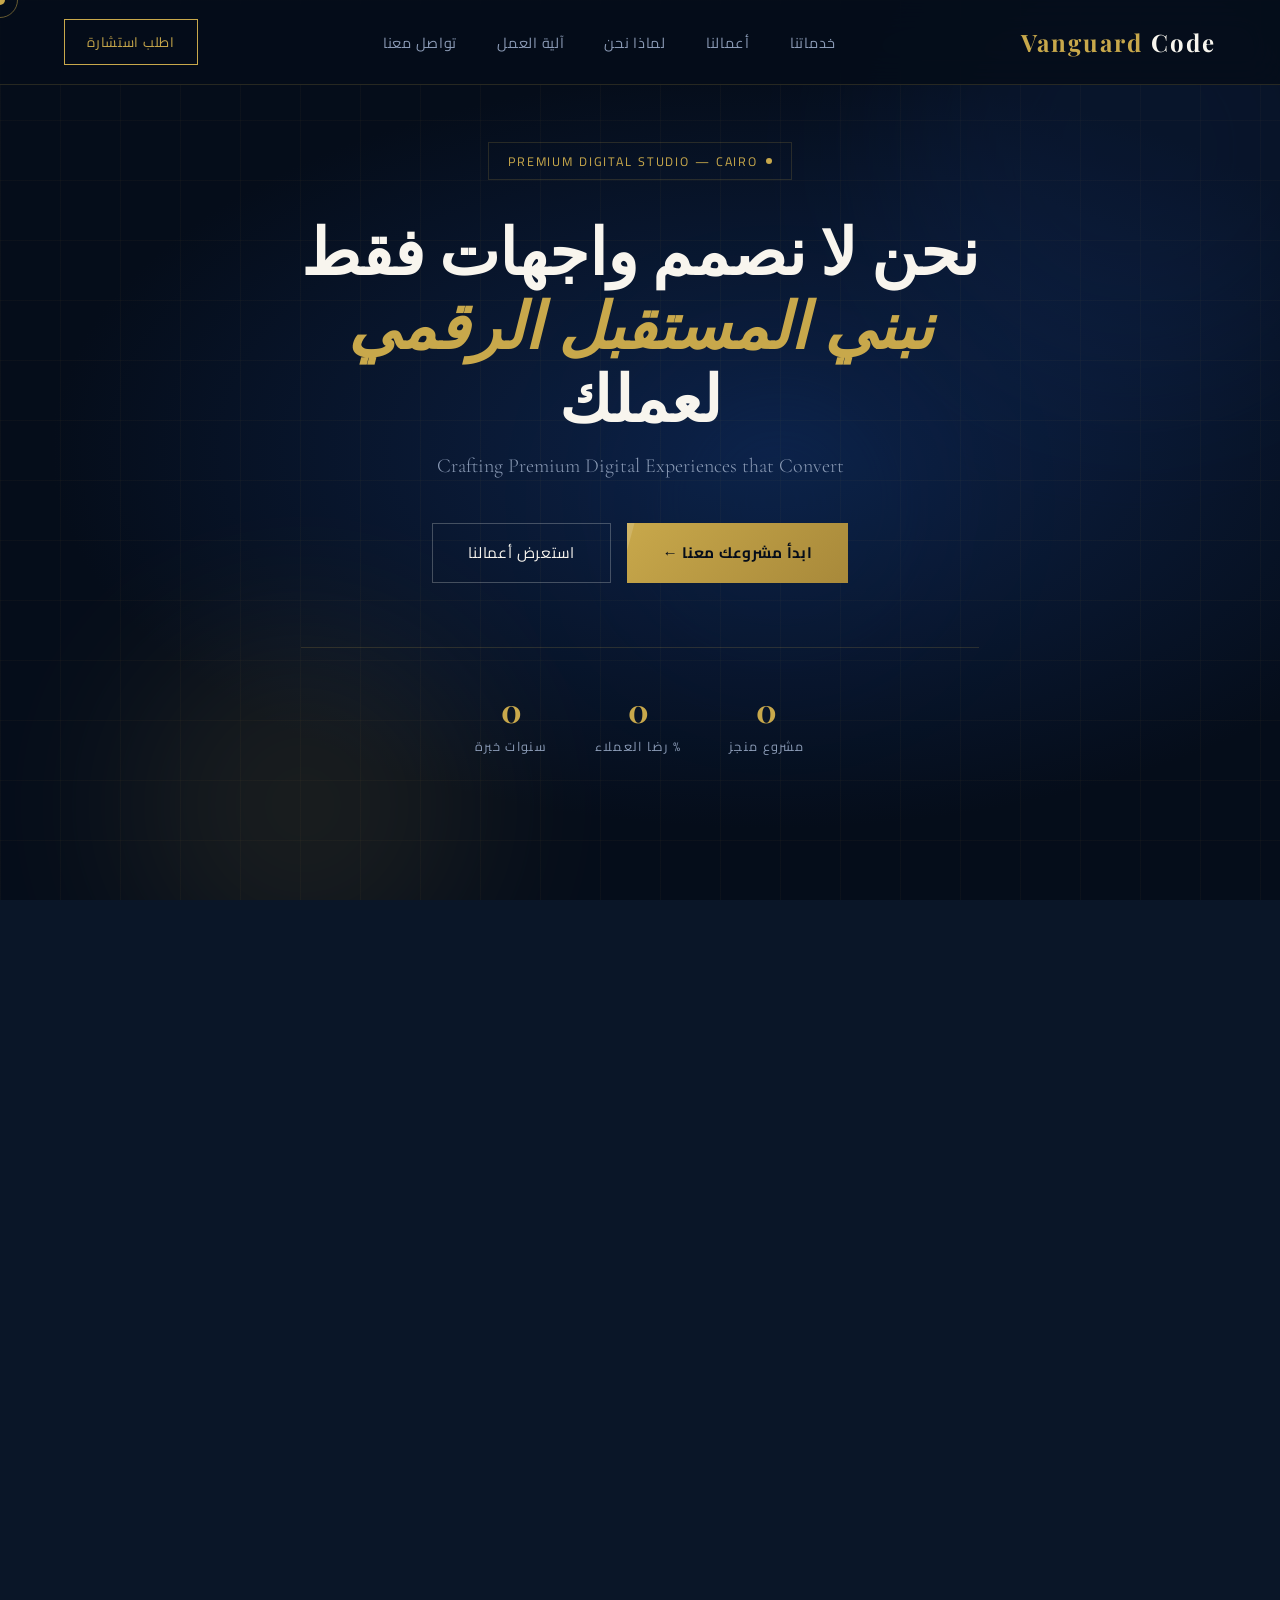
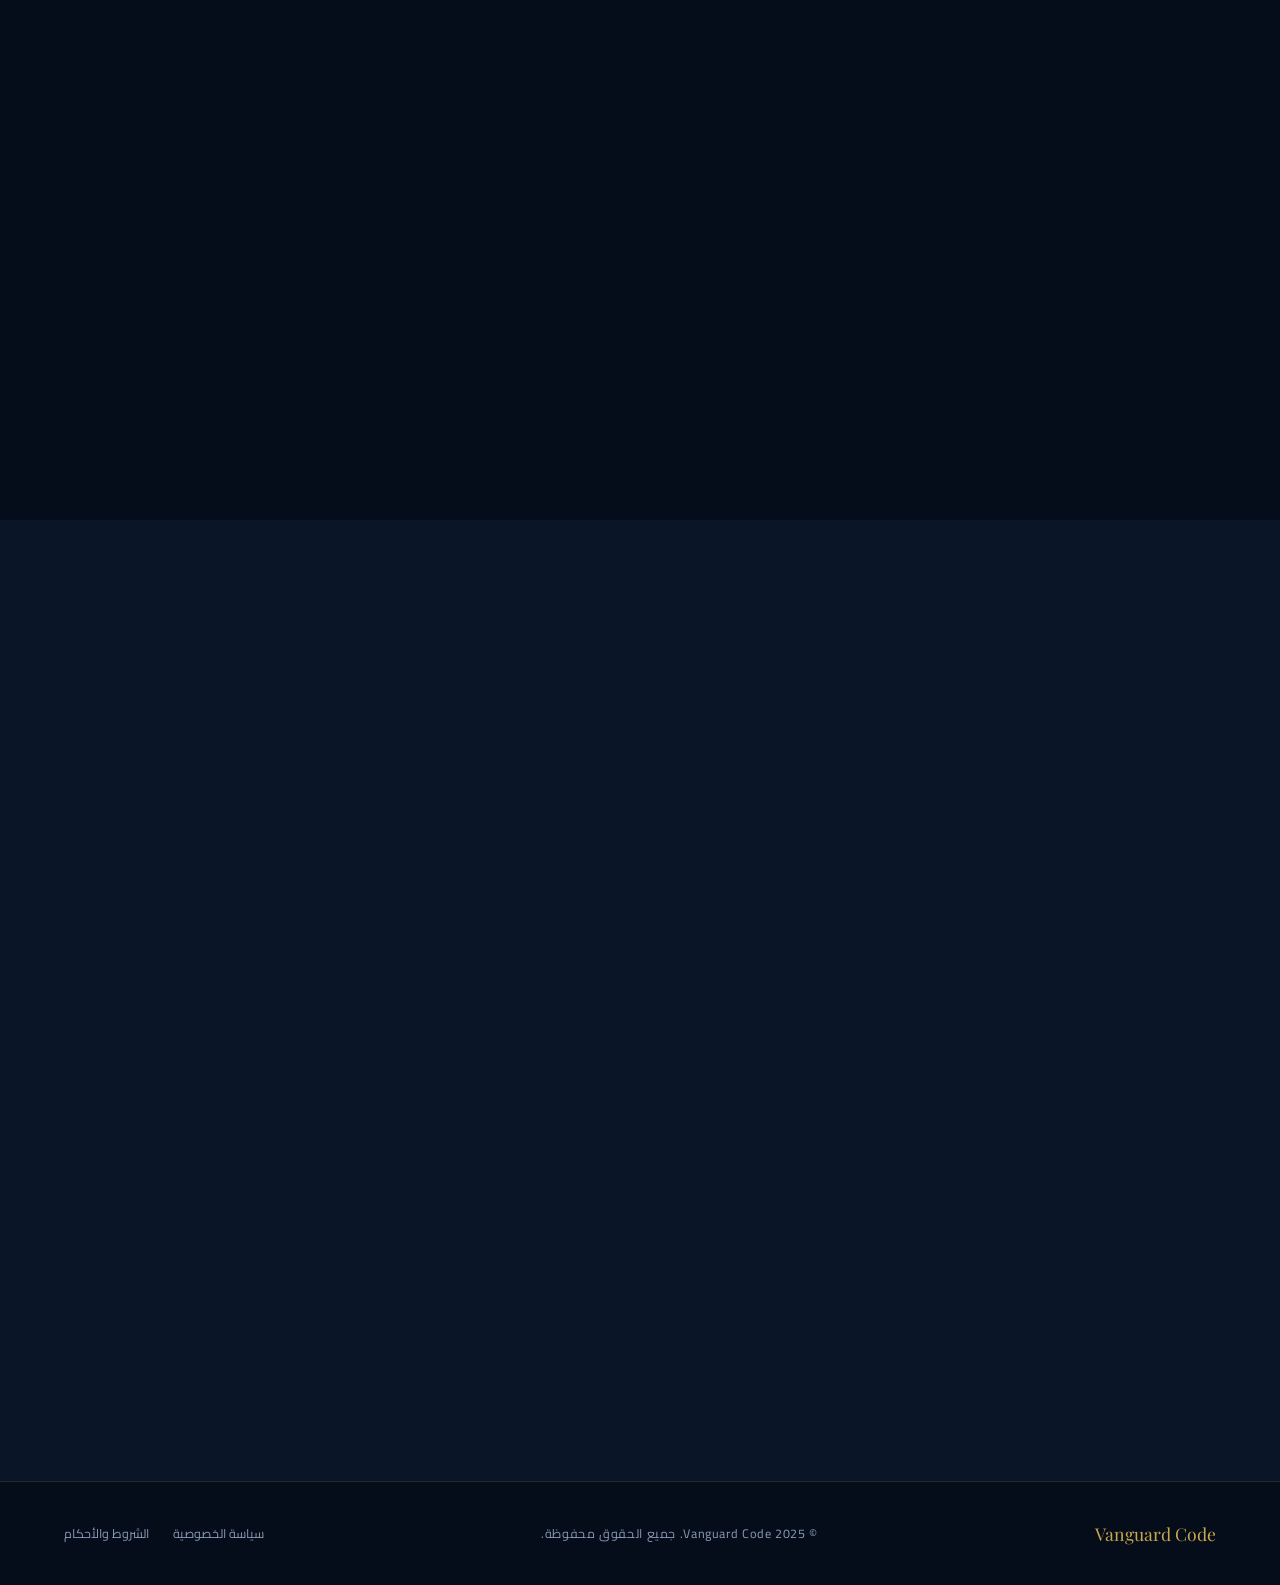
<file: index.htm>
<!DOCTYPE html>
<html lang="ar" dir="rtl">
<head>
    <title>Vanguard Code — نبني المستقبل الرقمي</title>
<meta charset="UTF-8">
<meta name="viewport" content="width=device-width, initial-scale=1.0">
<title>Vanguard Code — نبني المستقبل الرقمي</title>
<link rel="preconnect" href="https://fonts.googleapis.com">
<link href="https://fonts.googleapis.com/css2?family=Playfair+Display:wght@400;700;900&family=Cairo:wght@300;400;600;700&family=Cormorant+Garamond:ital,wght@0,300;0,600;1,300&display=swap" rel="stylesheet">
<link rel="stylesheet" href="style.css">
</head>
<body>

<div class="cursor" id="cursor"></div>
<div class="cursor-ring" id="cursorRing"></div>

<!-- NAV -->
<nav>
  <a class="logo" href="#">Vanguard <span>Code</span></a>
  <ul>
    <li><a href="#services">خدماتنا</a></li>
    <li><a href="#portfolio">أعمالنا</a></li>
    <li><a href="#why">لماذا نحن</a></li>
    <li><a href="#process">آلية العمل</a></li>
    <li><a href="#contact">تواصل معنا</a></li>
  </ul>
  <button class="nav-cta" onclick="document.querySelector('#contact').scrollIntoView({behavior:'smooth'})">اطلب استشارة</button>
</nav>

<!-- HERO -->
<section id="hero">
  <div class="hero-bg">
    <div class="grid-lines"></div>
    <div class="orb orb-1"></div>
    <div class="orb orb-2"></div>
    <div class="orb orb-3"></div>
    <div class="particles" id="particles"></div>
  </div>
  <div class="hero-content">
    <div class="hero-badge">PREMIUM DIGITAL STUDIO — CAIRO</div>
    <h1 class="hero-title">
      نحن لا نصمم واجهات فقط<br>
      <span class="line-gold">نبني المستقبل الرقمي</span><br>
      لعملك
    </h1>
    <p class="hero-sub">Crafting Premium Digital Experiences that Convert</p>
    <div class="hero-btns">
      <button class="btn-primary" onclick="document.querySelector('#contact').scrollIntoView({behavior:'smooth'})">ابدأ مشروعك معنا ←</button>
      <button class="btn-secondary" onclick="document.querySelector('#portfolio').scrollIntoView({behavior:'smooth'})">استعرض أعمالنا</button>
    </div>
    <div class="hero-stats">
      <div><div class="stat-num" data-count="40">0</div><div class="stat-label">مشروع منجز</div></div>
      <div><div class="stat-num" data-count="98">0</div><div class="stat-label">% رضا العملاء</div></div>
      <div><div class="stat-num" data-count="2">0</div><div class="stat-label">سنوات خبرة</div></div>
    </div>
  </div>
</section>

<!-- SERVICES -->
<section id="services">
  <div class="section-header reveal">
    <div class="section-tag">WHAT WE DO</div>
    <h2 class="section-title">خدماتنا المتكاملة</h2>
    <p class="section-desc">نقدم حلولاً رقمية فاخرة مبنية على فهم عميق لأهداف عملك وهوية علامتك التجارية.</p>
  </div>
  <div class="services-grid reveal">
    <div class="service-card">
      <div class="service-num">01</div>
      <div class="service-icon">✦</div>
      <div class="service-name">تصميم واجهات المستخدم</div>
      <p class="service-desc">تصاميم UI/UX مخصصة بالكامل لمواقعك وتطبيقاتك ولوحات التحكم التفاعلية. نعمل على Figma بنظام تصميم متكامل.</p>
    </div>
    <div class="service-card">
      <div class="service-num">02</div>
      <div class="service-icon">⬡</div>
      <div class="service-name">تطوير المواقع والبرمجة</div>
      <p class="service-desc">تحويل تصاميمنا إلى كود نظيف وأداء عالٍ. نتعاون مع أفضل المطورين لضمان منتج نهائي متكامل ومتجاوب.</p>
      <div class="badge-soon">COMING SOON</div>
    </div>
    <div class="service-card">
      <div class="service-num">03</div>
      <div class="service-icon">◈</div>
      <div class="service-name">هوية بصرية وبراندينج</div>
      <p class="service-desc">بناء هوية بصرية قوية ومتماسكة من شعار وألوان وأنماط تحمل شخصية علامتك التجارية وتميّزها في السوق.</p>
    </div>
  </div>
</section>

<!-- PORTFOLIO -->
<section id="portfolio">
  <div class="section-header reveal">
    <div class="section-tag">OUR WORK(wireframe)</div>
    <h2 class="section-title">معرض الأعمال</h2>
    <p class="section-desc">نماذج تصميمية مميزة تعكس قدراتنا في تقديم تجارب بصرية فاخرة لمختلف المجالات.</p>
  </div>
  <div class="portfolio-filters reveal">
    <button class="filter-btn active">الكل</button>
    <button class="filter-btn">متاجر إلكترونية</button>
    <button class="filter-btn">مواقع شركات</button>
    <button class="filter-btn">لوحات تحكم</button>
  </div>
  <div class="portfolio-grid reveal">
    <div class="portfolio-item large">
      <div class="portfolio-visual theme-realestate">
        <div class="mock-ui">
          <div class="mock-nav"><div class="mock-dot"></div><div class="mock-dot"></div><div class="mock-dot"></div></div>
          <div class="mock-bar" style="width:40%;height:8px;border-radius:4px;background:linear-gradient(90deg,#c8a84b,#8a6520);margin-bottom:0.5rem"></div>
          <div class="mock-bar" style="width:65%;margin-bottom:0.3rem"></div>
          <div class="mock-bar" style="width:50%;margin-bottom:1.5rem"></div>
          <div style="display:grid;grid-template-columns:repeat(3,1fr);gap:8px;flex:1">
            <div style="background:rgba(200,168,75,0.15);border-radius:4px;aspect-ratio:1"></div>
            <div style="background:rgba(200,168,75,0.08);border-radius:4px;aspect-ratio:1"></div>
            <div style="background:rgba(200,168,75,0.12);border-radius:4px;aspect-ratio:1"></div>
          </div>
          <div style="position:absolute;top:2rem;right:2rem;font-family:'Playfair Display',serif;font-size:2rem;color:rgba(200,168,75,0.4);font-weight:900">LUXE ESTATES</div>
        </div>
      </div>
      <div class="portfolio-overlay">
        <div class="portfolio-tag">CONCEPT — موقع عقارات</div>
        <div class="portfolio-name">Luxe Estates — وجهة العقار الفاخر</div>
        <a href="#" class="portfolio-link">عرض النموذج التفاعلي </a>
      </div>
    </div>
    <div class="portfolio-item">
      <div class="portfolio-visual theme-watch">
        <div class="mock-ui">
          <div style="position:absolute;inset:0;display:flex;align-items:center;justify-content:center">
            <div style="width:90px;height:90px;border-radius:50%;border:2px solid rgba(200,200,200,0.3);display:flex;align-items:center;justify-content:center">
              <div style="width:60px;height:60px;border-radius:50%;background:rgba(255,255,255,0.05);border:1px solid rgba(200,200,200,0.15)"></div>
            </div>
          </div>
          <div style="position:absolute;bottom:2rem;left:0;right:0;text-align:center;font-family:'Playfair Display',serif;font-size:1.1rem;color:rgba(255,255,255,0.25)">CHRONOS</div>
        </div>
      </div>
      <div class="portfolio-overlay">
        <div class="portfolio-tag">CONCEPT — متجر ساعات فاخرة</div>
        <div class="portfolio-name">Chronos — متجر الفخامة</div>
        <a href="#" class="portfolio-link">عرض النموذج التفاعلي </a>
      </div>
    </div>
    <div class="portfolio-item">
      <div class="portfolio-visual theme-saas">
        <div class="mock-ui">
          <div class="mock-nav"><div class="mock-dot"></div><div class="mock-dot"></div></div>
          <div style="display:grid;grid-template-columns:1fr 1fr;gap:6px;margin-bottom:8px">
            <div style="background:rgba(200,168,75,0.12);border-radius:4px;height:30px;display:flex;align-items:center;padding:0 8px">
              <div style="width:60%;height:4px;background:var(--gold);border-radius:2px;opacity:0.5"></div>
            </div>
            <div style="background:rgba(74,143,255,0.12);border-radius:4px;height:30px"></div>
          </div>
          <div style="background:rgba(255,255,255,0.03);border-radius:4px;flex:1;padding:8px">
            <div style="display:flex;gap:4px;align-items:flex-end;height:100%">
              <div style="flex:1;background:rgba(200,168,75,0.25);border-radius:2px 2px 0 0;height:60%"></div>
              <div style="flex:1;background:rgba(74,143,255,0.25);border-radius:2px 2px 0 0;height:80%"></div>
              <div style="flex:1;background:rgba(200,168,75,0.25);border-radius:2px 2px 0 0;height:40%"></div>
              <div style="flex:1;background:rgba(74,143,255,0.25);border-radius:2px 2px 0 0;height:90%"></div>
              <div style="flex:1;background:rgba(200,168,75,0.25);border-radius:2px 2px 0 0;height:55%"></div>
            </div>
          </div>
        </div>
      </div>
      <div class="portfolio-overlay">
        <div class="portfolio-tag">CONCEPT — لوحة تحكم SaaS</div>
        <div class="portfolio-name">Analytics Pro Dashboard</div>
        <a href="#" class="portfolio-link">عرض النموذج التفاعلي </a>
      </div>
    </div>
    <div class="portfolio-item">
      <div class="portfolio-visual theme-ecom">
        <div class="mock-ui">
          <div class="mock-nav"><div class="mock-dot"></div><div class="mock-dot"></div><div class="mock-dot"></div></div>
          <div style="display:grid;grid-template-columns:repeat(2,1fr);gap:6px;margin-top:4px">
            <div style="background:rgba(155,89,182,0.15);border-radius:4px;aspect-ratio:3/4;display:flex;align-items:flex-end;padding:6px">
              <div style="width:100%;height:4px;background:rgba(155,89,182,0.4);border-radius:2px"></div>
            </div>
            <div style="background:rgba(231,76,60,0.1);border-radius:4px;aspect-ratio:3/4;display:flex;align-items:flex-end;padding:6px">
              <div style="width:80%;height:4px;background:rgba(231,76,60,0.4);border-radius:2px"></div>
            </div>
          </div>
        </div>
      </div>
      <div class="portfolio-overlay">
        <div class="portfolio-tag">CONCEPT — متجر إلكتروني</div>
        <div class="portfolio-name">Nova Store — تجربة تسوق فريدة</div>
        <a href="#" class="portfolio-link">عرض النموذج التفاعلي </a>
      </div>
    </div>
  </div>
</section>

<!-- WHY -->
<section id="why">
  <div class="why-grid">
    <div class="reveal">
      <div class="section-tag">WHY VANGUARD</div>
      <h2 class="section-title">ما الذي يجعلنا مختلفين؟</h2>
      <p class="section-desc">لسنا مجرد مصممين نضع شاشات جميلة. نحن شركاء نجاح رقميين نفكر بمنطق الأعمال ونصنع تجارب تحوّل الزوار إلى عملاء.</p>
      <div class="why-numbers">
        <div class="why-num-box"><div class="why-big">100%</div><div class="why-label">تصاميم مخصصة</div></div>
        <div class="why-num-box"><div class="why-big">48h</div><div class="why-label">أول عرض أولي</div></div>
        <div class="why-num-box"><div class="why-big">∞</div><div class="why-label">تعديلات مجانية</div></div>
        <div class="why-num-box"><div class="why-big">A+</div><div class="why-label">ملفات Figma منظمة</div></div>
      </div>
    </div>
    <div class="why-visual reveal">
      <div class="why-inner">
        <div class="why-feature">
          <div class="why-icon">◈</div>
          <div>
            <div class="why-feat-title">فخامة بصرية لا تُنسى</div>
            <p class="why-feat-desc">تصاميم مخصصة 100% تناسب هوية براندك. لا قوالب مستهلكة، كل مشروع يُعامَل كعمل فني فريد.</p>
          </div>
        </div>
        <div class="why-feature">
          <div class="why-icon">⬡</div>
          <div>
            <div class="why-feat-title">تسليم منظم — Design System</div>
            <p class="why-feat-desc">نسلّم ملفات Figma بنظام تصميم كامل يجعل عملية التكويد أسرع بـ60% وبدون أخطاء في التفسير.</p>
          </div>
        </div>
        <div class="why-feature">
          <div class="why-icon">✦</div>
          <div>
            <div class="why-feat-title">تفكير UX يزيد المبيعات</div>
            <p class="why-feat-desc">نصمم رحلة المستخدم بعناية لتقليل معدل الارتداد وزيادة معدل التحويل وتجعل التصفح تجربة ممتعة وآمنة.</p>
          </div>
        </div>
        <div class="why-feature">
          <div class="why-icon">▲</div>
          <div>
            <div class="why-feat-title">شفافية كاملة في التواصل</div>
            <p class="why-feat-desc">تحديثات منتظمة، نسخ تفاعلية للمراجعة قبل التسليم النهائي، ولا مفاجآت في الأسعار أو المواعيد.</p>
          </div>
        </div>
      </div>
    </div>
  </div>
</section>

<!-- PROCESS -->
<section id="process">
  <div class="section-header reveal" style="text-align:center;margin:0 auto 4rem;">
    <div class="section-tag" style="justify-content:center">OUR PROCESS</div>
    <h2 class="section-title">كيف نعمل معاً؟</h2>
    <p class="section-desc" style="margin:0 auto">أربع مراحل واضحة تضمن لك مشروعاً متكاملاً يتجاوز توقعاتك.</p>
  </div>
  <div class="process-timeline reveal">
    <div class="process-line"></div>
    <div class="process-step">
      <div class="step-content">
        <div class="step-name">الاستكشاف والفهم</div>
        <p class="step-desc">نبدأ بجلسة مكثفة لفهم فكرتك وأهداف عملك وجمهورك المستهدف والمنافسين.</p>
        <div class="step-tags"><span class="step-tag">DISCOVERY</span><span class="step-tag">BRIEF</span><span class="step-tag">RESEARCH</span></div>
      </div>
      <div class="step-marker">١</div>
    </div>
    <div class="process-step">
      <div class="step-content">
        <div class="step-name">التخطيط والهيكلة</div>
        <p class="step-desc">نرسم الهيكل التجريبي لكل صفحة ونضع خريطة رحلة المستخدم قبل لمس أي لون.</p>
        <div class="step-tags"><span class="step-tag">WIREFRAMES</span><span class="step-tag">USER FLOW</span><span class="step-tag">IA</span></div>
      </div>
      <div class="step-marker">٢</div>
    </div>
    <div class="process-step">
      <div class="step-content">
        <div class="step-name">التصميم البصري الفاخر</div>
        <p class="step-desc">نضع اللمسة الجمالية الكاملة: الألوان، الخطوط، التباعد، والتفاصيل الدقيقة.</p>
        <div class="step-tags"><span class="step-tag">UI DESIGN</span><span class="step-tag">TYPOGRAPHY</span><span class="step-tag">BRAND</span></div>
      </div>
      <div class="step-marker">٣</div>
    </div>
    <div class="process-step">
      <div class="step-content">
        <div class="step-name">التفاعل والتسليم</div>
        <p class="step-desc">نرسل لك نموذجاً تفاعلياً حياً قبل الاعتماد النهائي، ثم نسلّم ملفات Figma منظمة وجاهزة للتكويد.</p>
        <div class="step-tags"><span class="step-tag">PROTOTYPE</span><span class="step-tag">REVIEW</span><span class="step-tag">HANDOFF</span></div>
      </div>
      <div class="step-marker">٤</div>
    </div>
  </div>
</section>

<!-- CONTACT -->
<section id="contact">
  <div class="section-header reveal" style="text-align:center;margin:0 auto 4rem;">
    <div class="section-tag" style="justify-content:center">GET IN TOUCH</div>
    <h2 class="section-title">ابدأ مشروعك اليوم</h2>
    <p class="section-desc" style="margin:0 auto">استشارة مجانية لا تلزمك بشيء. أخبرنا عن فكرتك وسنعود إليك خلال 24 ساعة.</p>
  </div>
  <div class="contact-grid">
    <div class="contact-info reveal">
      <div class="contact-item">
        <div class="contact-icon">✦</div>
        <div>
          <div class="contact-label">البريد الإلكتروني</div>
          <div class="contact-value">hello@vanguardcode.io</div>
        </div>
      </div>
      <div class="contact-item">
        <div class="contact-icon">◈</div>
        <div>
          <div class="contact-label">واتساب / تيليجرام</div>
          <div class="contact-value">+20 100 000 0000</div>
        </div>
      </div>
      <div class="contact-item">
        <div class="contact-icon">⬡</div>
        <div>
          <div class="contact-label">ساعات العمل</div>
          <div class="contact-value">السبت – الخميس · 10ص – 8م</div>
        </div>
      </div>
      <div class="contact-item">
        <div class="contact-icon">▲</div>
        <div>
          <div class="contact-label">متوسط وقت الرد</div>
          <div class="contact-value">أقل من 4 ساعات عمل</div>
        </div>
      </div>
    </div>
    <div class="contact-form reveal">
      <div class="form-row">
        <div class="form-group">
          <label class="form-label">الاسم الكريم</label>
          <input class="form-input" type="text" placeholder="محمد أحمد" id="fname">
        </div>
        <div class="form-group">
          <label class="form-label">البريد الإلكتروني</label>
          <input class="form-input" type="email" placeholder="name@company.com" id="femail">
        </div>
      </div>
      <div class="form-row">
        <div class="form-group">
          <label class="form-label">رابط شركتك الحالية</label>
          <input class="form-input" type="url" placeholder="www.yoursite.com (اختياري)" id="fsiteurl">
        </div>
        <div class="form-group">
          <label class="form-label">الميزانية المتوقعة</label>
          <select class="form-select form-input" id="fbudget">
            <option value="">اختر النطاق</option>
            <option>أقل من $500</option>
            <option>$500 – $1,500</option>
            <option>$1,500 – $3,000</option>
            <option>$3,000 – $5,000</option>
            <option>أكثر من $5,000</option>
          </select>
        </div>
      </div>
      <div class="form-group">
        <label class="form-label">نوع المشروع</label>
        <select class="form-select form-input" id="ftype">
          <option value="">اختر نوع المشروع</option>
          <option>موقع شركة / خدمات</option>
          <option>متجر إلكتروني</option>
          <option>تطبيق موبايل</option>
          <option>لوحة تحكم / SaaS</option>
          <option>هوية بصرية</option>
          <option>أخرى</option>
        </select>
      </div>
      <div class="form-group">
        <label class="form-label">تفاصيل المشروع</label>
        <textarea class="form-textarea" id="fmessage" placeholder="أخبرنا عن فكرتك، جمهورك المستهدف، وأي مرجع تصميمي تحبه..."></textarea>
      </div>
      <div class="form-success" id="formSuccess">
        ✦ &nbsp; شكراً! تم استلام طلبك وسنتواصل معك خلال 24 ساعة.
      </div>
      <button class="btn-submit" id="submitBtn">إرسال الطلب ←</button>
    </div>
  </div>
</section>

<!-- FOOTER -->
<footer>
  <div class="footer-logo">Vanguard Code</div>
  <div class="footer-copy">© 2025 Vanguard Code. جميع الحقوق محفوظة.</div>
  <div class="footer-links">
    <a href="#">سياسة الخصوصية</a>
    <a href="#">الشروط والأحكام</a>
  </div>
</footer>

<script src="script.js" defer></script>
</body>
</html>
</file>
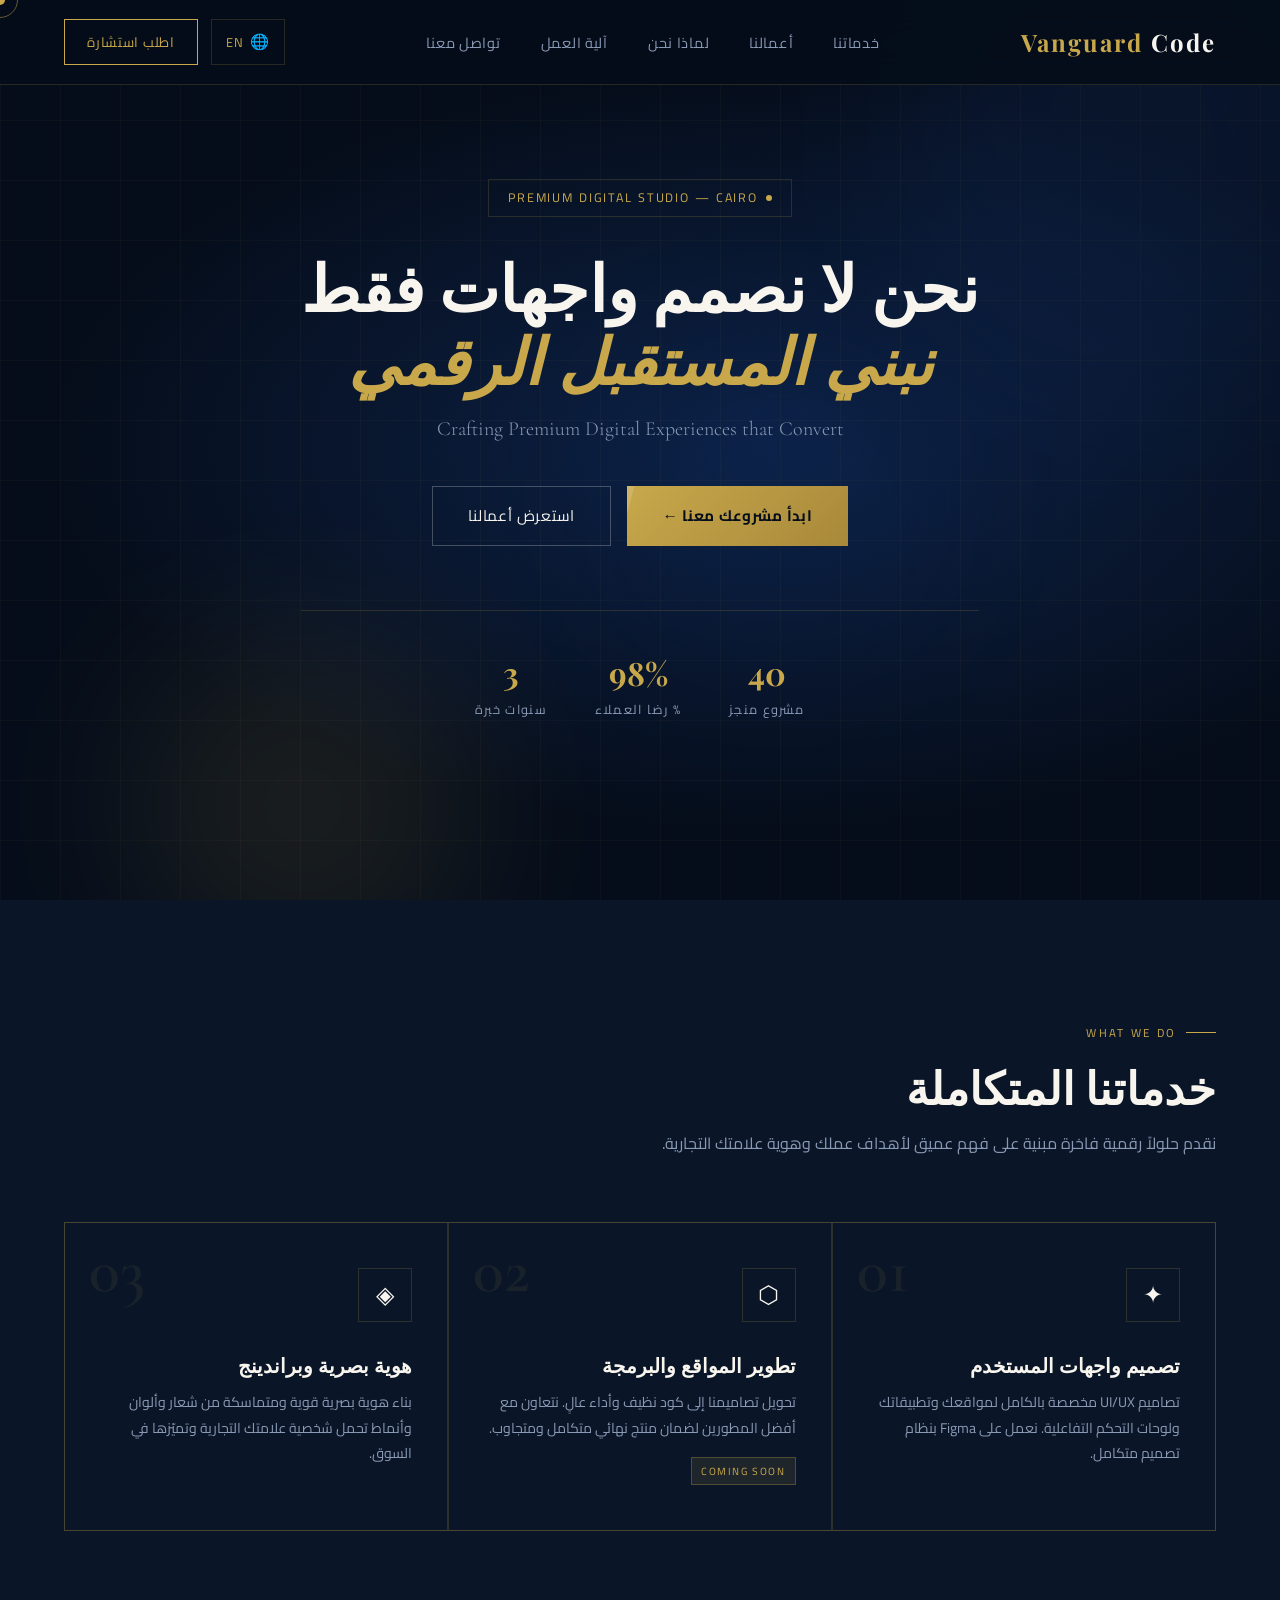
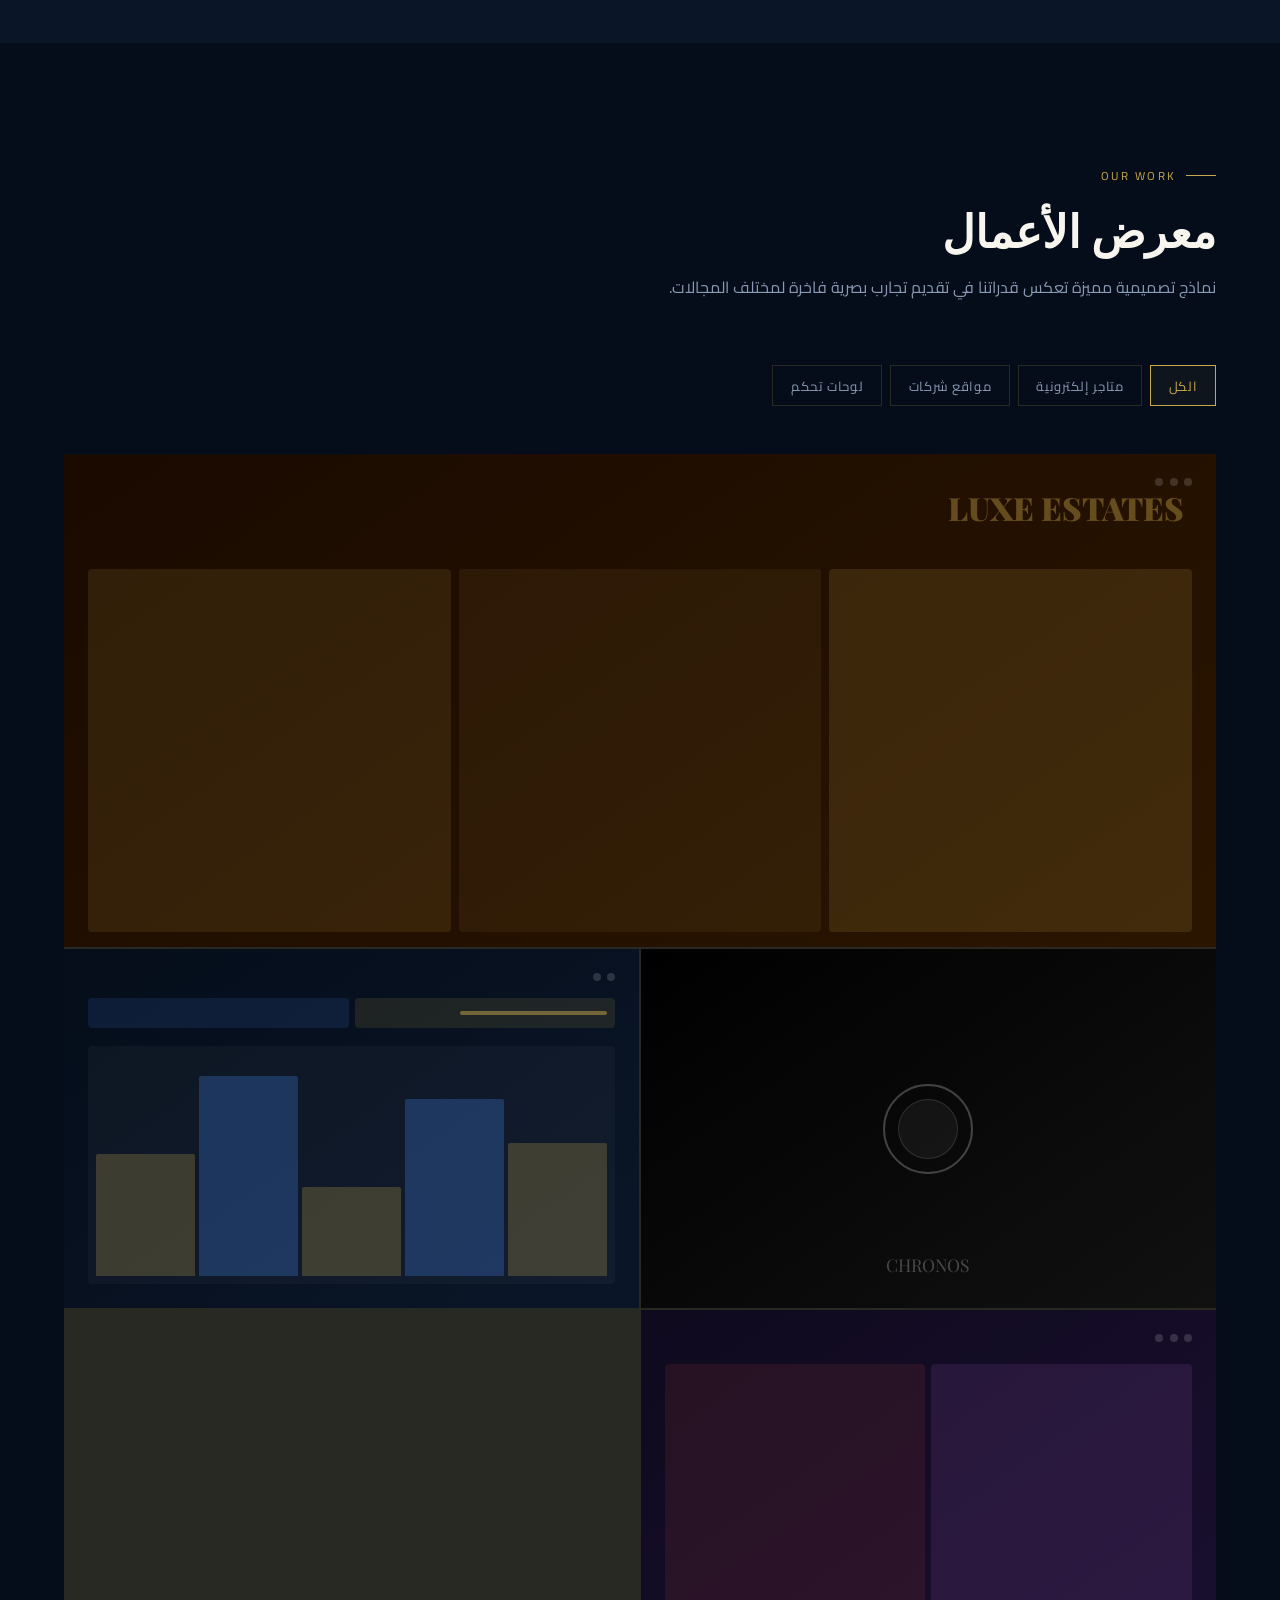
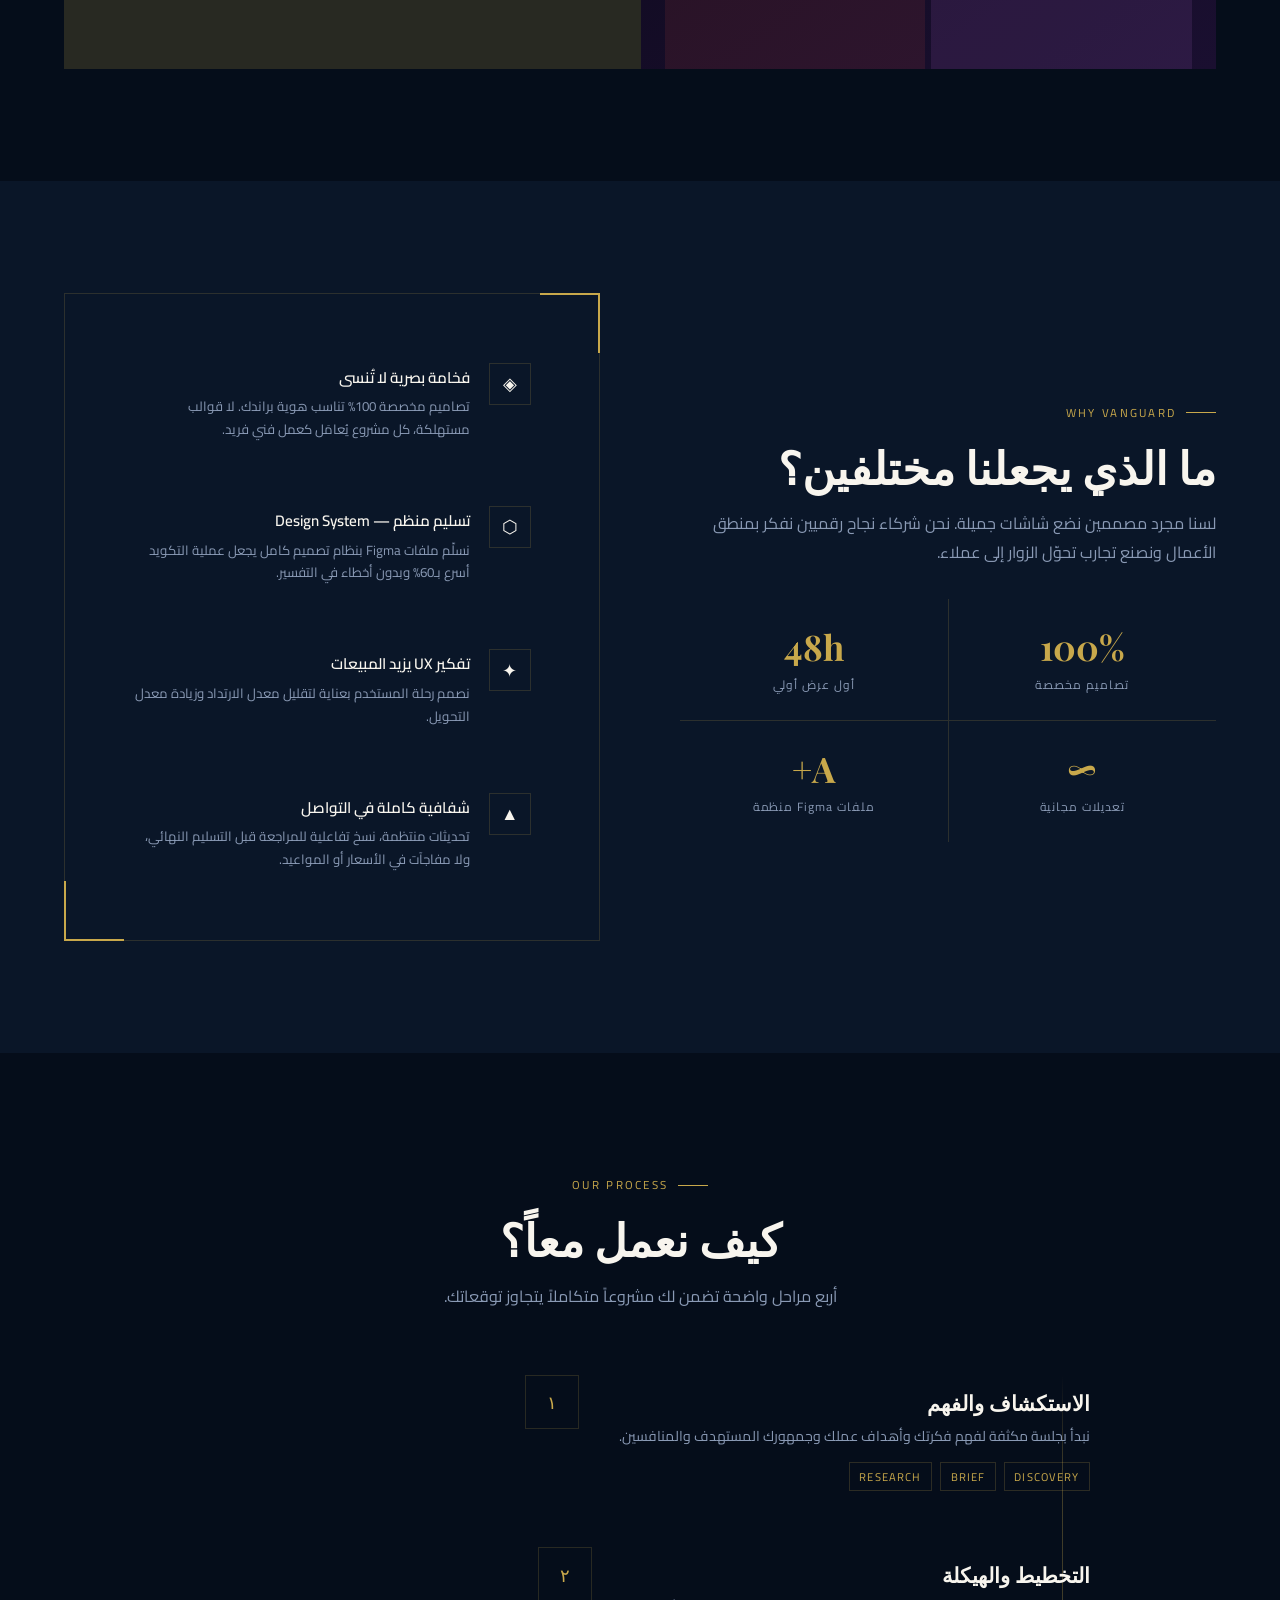
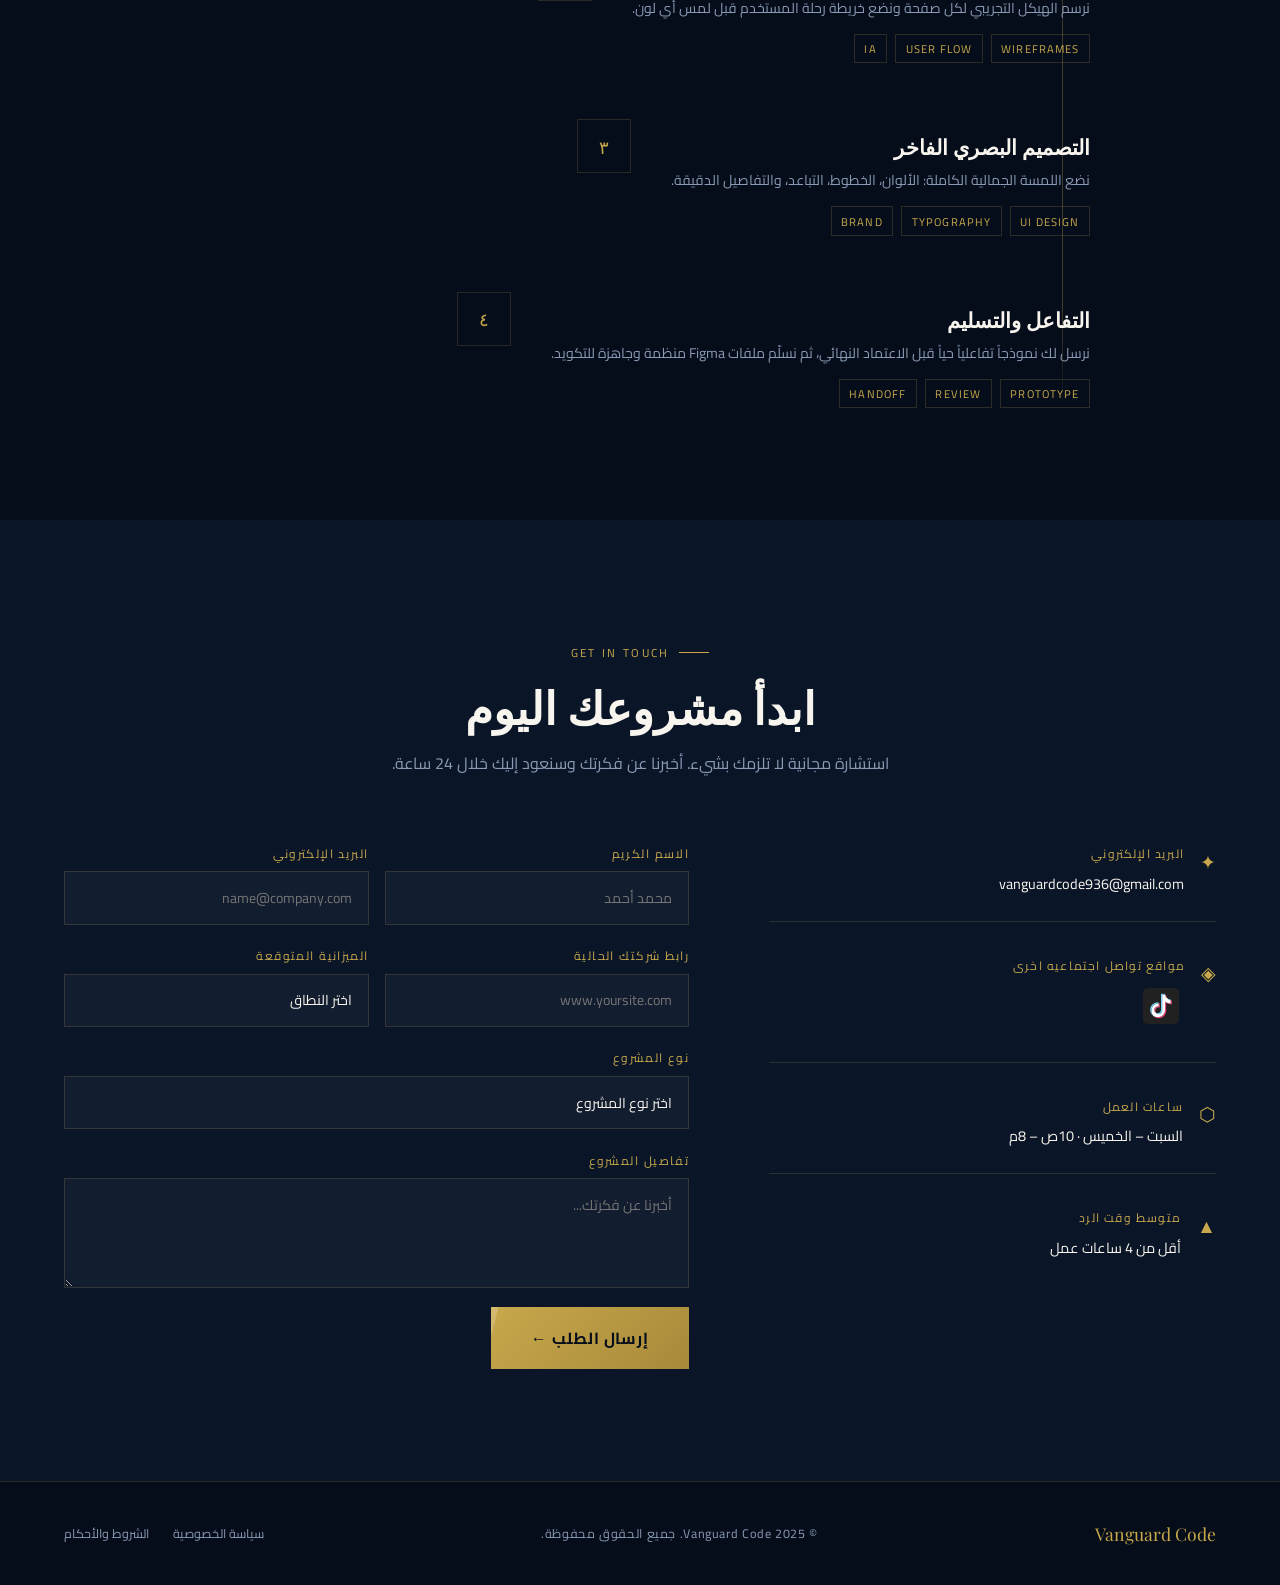
<file: index.html>
<!DOCTYPE html>
<html lang="ar" dir="rtl" id="htmlRoot">
<head>
<!-- TikTok Pixel Code Start -->
<script>
!function (w, d, t) {
  w.TiktokAnalyticsObject=t;var ttq=w[t]=w[t]||[];ttq.methods=["page","track","identify","instances","debug","on","off","once","ready","alias","group","enableCookie","disableCookie","holdConsent","revokeConsent","grantConsent"],ttq.setAndDefer=function(t,e){t[e]=function(){t.push([e].concat(Array.prototype.slice.call(arguments,0)))}};for(var i=0;i<ttq.methods.length;i++)ttq.setAndDefer(ttq,ttq.methods[i]);ttq.instance=function(t){for(
var e=ttq._i[t]||[],n=0;n<ttq.methods.length;n++)ttq.setAndDefer(e,ttq.methods[n]);return e},ttq.load=function(e,n){var r="https://analytics.tiktok.com/i18n/pixel/events.js",o=n&&n.partner;ttq._i=ttq._i||{},ttq._i[e]=[],ttq._i[e]._u=r,ttq._t=ttq._t||{},ttq._t[e]=+new Date,ttq._o=ttq._o||{},ttq._o[e]=n||{};n=document.createElement("script")
;n.type="text/javascript",n.async=!0,n.src=r+"?sdkid="+e+"&lib="+t;e=document.getElementsByTagName("script")[0];e.parentNode.insertBefore(n,e)};


  ttq.load('D8SARI3C77UFFED96QR0');
  ttq.page();
}(window, document, 'ttq');
</script>
<!-- TikTok Pixel Code End -->
    <link rel="icon" type="image/png" href="favicon.png?v=1">
<meta charset="UTF-8">
<meta name="viewport" content="width=device-width, initial-scale=1.0, viewport-fit=cover">
<meta name="apple-mobile-web-app-capable" content="yes">
<meta name="apple-mobile-web-app-status-bar-style" content="black-translucent">
<meta name="theme-color" content="#050d1a">
<meta name="mobile-web-app-capable" content="yes">
<title>Vanguard Code — نبني المستقبل الرقمي</title>
<link rel="preconnect" href="https://fonts.googleapis.com">
<link href="https://fonts.googleapis.com/css2?family=Playfair+Display:wght@400;700;900&family=Cairo:wght@300;400;600;700&family=Cormorant+Garamond:ital,wght@0,300;0,600;1,300&display=swap" rel="stylesheet">
<link rel="stylesheet" href="style.css">
</head>
<body>
 
<div class="cursor" id="cursor"></div>
<div class="cursor-ring" id="cursorRing"></div>
 
<!-- MOBILE MENU -->
<div class="mobile-menu" id="mobileMenu">
  <button class="mobile-close" id="mobileClose">✕</button>
  <a href="#services" class="mob-link" data-ar="خدماتنا" data-en="Services">خدماتنا</a>
  <a href="#portfolio" class="mob-link" data-ar="أعمالنا" data-en="Portfolio">أعمالنا</a>
  <a href="#why" class="mob-link" data-ar="لماذا نحن" data-en="Why Us">لماذا نحن</a>
  <a href="#process" class="mob-link" data-ar="آلية العمل" data-en="Process">آلية العمل</a>
  <a href="#contact" class="mob-link" data-ar="تواصل معنا" data-en="Contact">تواصل معنا</a>
</div>
 
<!-- NAV -->
<nav>
  <div class="nav-left">
    <a class="logo" href="#">Vanguard <span>Code</span></a>
  </div>
  <ul>
    <li><a href="#services" class="t" data-ar="خدماتنا" data-en="Services">خدماتنا</a></li>
    <li><a href="#portfolio" class="t" data-ar="أعمالنا" data-en="Portfolio">أعمالنا</a></li>
    <li><a href="#why" class="t" data-ar="لماذا نحن" data-en="Why Us">لماذا نحن</a></li>
    <li><a href="#process" class="t" data-ar="آلية العمل" data-en="Process">آلية العمل</a></li>
    <li><a href="#contact" class="t" data-ar="تواصل معنا" data-en="Contact">تواصل معنا</a></li>
  </ul>
  <div class="nav-right">
    <button class="lang-btn" id="langToggle">
      <span class="lang-icon">🌐</span>
      <span id="langLabel">EN</span>
    </button>
    <button class="nav-cta t" data-ar="اطلب استشارة" data-en="Free Consultation" onclick="document.querySelector('#contact').scrollIntoView({behavior:'smooth'})">اطلب استشارة</button>
    <button class="hamburger" id="hamburger" aria-label="Menu">
      <span></span><span></span><span></span>
    </button>
  </div>
</nav>
 
<!-- HERO -->
<section id="hero">
  <div class="hero-bg">
    <div class="grid-lines"></div>
    <div class="orb orb-1"></div><div class="orb orb-2"></div><div class="orb orb-3"></div>
    <div class="particles" id="particles"></div>
  </div>
  <div class="hero-content">
    <div class="hero-badge t" data-ar="PREMIUM DIGITAL STUDIO — CAIRO" data-en="PREMIUM DIGITAL STUDIO — CAIRO">PREMIUM DIGITAL STUDIO — CAIRO</div>
    <h1 class="hero-title">
      <span class="t" data-ar="نحن لا نصمم واجهات فقط" data-en="We Don't Just Design Interfaces">نحن لا نصمم واجهات فقط</span><br>
      <span class="line-gold t" data-ar="نبني المستقبل الرقمي" data-en="We Build Your Digital Future">نبني المستقبل الرقمي</span><br>
      <span class="t" data-ar="لعملك" data-en=""></span>
    </h1>
    <p class="hero-sub t" data-ar="Crafting Premium Digital Experiences that Convert" data-en="Crafting Premium Digital Experiences that Convert">Crafting Premium Digital Experiences that Convert</p>
    <div class="hero-btns">
      <button class="btn-primary t" data-ar="ابدأ مشروعك معنا ←" data-en="Start Your Project →" onclick="document.querySelector('#contact').scrollIntoView({behavior:'smooth'})">ابدأ مشروعك معنا ←</button>
      <button class="btn-secondary t" data-ar="استعرض أعمالنا" data-en="View Our Work" onclick="document.querySelector('#portfolio').scrollIntoView({behavior:'smooth'})">استعرض أعمالنا</button>
    </div>
    <div class="hero-stats">
      <div><div class="stat-num" data-count="40">0</div><div class="stat-label t" data-ar="مشروع منجز" data-en="Projects Done">مشروع منجز</div></div>
      <div><div class="stat-num" data-count="98">0</div><div class="stat-label t" data-ar="% رضا العملاء" data-en="% Client Satisfaction">% رضا العملاء</div></div>
      <div><div class="stat-num" data-count="3">0</div><div class="stat-label t" data-ar="سنوات خبرة" data-en="Years Experience">سنوات خبرة</div></div>
    </div>
  </div>
</section>
 
<!-- SERVICES -->
<section id="services">
  <div class="section-header reveal">
    <div class="section-tag">WHAT WE DO</div>
    <h2 class="section-title t" data-ar="خدماتنا المتكاملة" data-en="Our Full Services">خدماتنا المتكاملة</h2>
    <p class="section-desc t" data-ar="نقدم حلولاً رقمية فاخرة مبنية على فهم عميق لأهداف عملك وهوية علامتك التجارية." data-en="We deliver premium digital solutions built on a deep understanding of your business goals and brand identity.">نقدم حلولاً رقمية فاخرة مبنية على فهم عميق لأهداف عملك وهوية علامتك التجارية.</p>
  </div>
  <div class="services-grid reveal">
    <div class="service-card">
      <div class="service-num">01</div>
      <div class="service-icon">✦</div>
      <div class="service-name t" data-ar="تصميم واجهات المستخدم" data-en="UI/UX Design">تصميم واجهات المستخدم</div>
      <p class="service-desc t" data-ar="تصاميم UI/UX مخصصة بالكامل لمواقعك وتطبيقاتك ولوحات التحكم التفاعلية. نعمل على Figma بنظام تصميم متكامل." data-en="Fully custom UI/UX designs for your websites, apps, and interactive dashboards. We deliver complete Figma design systems.">تصاميم UI/UX مخصصة بالكامل لمواقعك وتطبيقاتك ولوحات التحكم التفاعلية. نعمل على Figma بنظام تصميم متكامل.</p>
    </div>
    <div class="service-card">
      <div class="service-num">02</div>
      <div class="service-icon">⬡</div>
      <div class="service-name t" data-ar="تطوير المواقع والبرمجة" data-en="Web Development">تطوير المواقع والبرمجة</div>
      <p class="service-desc t" data-ar="تحويل تصاميمنا إلى كود نظيف وأداء عالٍ. نتعاون مع أفضل المطورين لضمان منتج نهائي متكامل ومتجاوب." data-en="Turning our designs into clean, high-performance code. We partner with top developers to deliver a fully responsive final product.">تحويل تصاميمنا إلى كود نظيف وأداء عالٍ. نتعاون مع أفضل المطورين لضمان منتج نهائي متكامل ومتجاوب.</p>
      <div class="badge-soon">COMING SOON</div>
    </div>
    <div class="service-card">
      <div class="service-num">03</div>
      <div class="service-icon">◈</div>
      <div class="service-name t" data-ar="هوية بصرية وبراندينج" data-en="Branding & Visual Identity">هوية بصرية وبراندينج</div>
      <p class="service-desc t" data-ar="بناء هوية بصرية قوية ومتماسكة من شعار وألوان وأنماط تحمل شخصية علامتك التجارية وتميّزها في السوق." data-en="Building a strong, cohesive visual identity — logo, colors, and patterns — that embodies your brand and stands out in the market.">بناء هوية بصرية قوية ومتماسكة من شعار وألوان وأنماط تحمل شخصية علامتك التجارية وتميّزها في السوق.</p>
    </div>
  </div>
</section>
 
<!-- PORTFOLIO -->
<section id="portfolio">
  <div class="section-header reveal">
    <div class="section-tag">OUR WORK</div>
    <h2 class="section-title t" data-ar="معرض الأعمال" data-en="Portfolio">معرض الأعمال</h2>
    <p class="section-desc t" data-ar="نماذج تصميمية مميزة تعكس قدراتنا في تقديم تجارب بصرية فاخرة لمختلف المجالات." data-en="Distinctive design concepts that reflect our ability to deliver premium visual experiences across industries.">نماذج تصميمية مميزة تعكس قدراتنا في تقديم تجارب بصرية فاخرة لمختلف المجالات.</p>
  </div>
  <div class="portfolio-filters reveal">
    <button class="filter-btn active t" data-ar="الكل" data-en="All">الكل</button>
    <button class="filter-btn t" data-ar="متاجر إلكترونية" data-en="E-Commerce">متاجر إلكترونية</button>
    <button class="filter-btn t" data-ar="مواقع شركات" data-en="Corporate Sites">مواقع شركات</button>
    <button class="filter-btn t" data-ar="لوحات تحكم" data-en="Dashboards">لوحات تحكم</button>
  </div>
  <div class="portfolio-grid reveal">
    <div class="portfolio-item large">
      <div class="portfolio-visual theme-realestate">
        <div class="mock-ui">
          <div class="mock-nav"><div class="mock-dot"></div><div class="mock-dot"></div><div class="mock-dot"></div></div>
          <div style="width:40%;height:8px;border-radius:4px;background:linear-gradient(90deg,#c8a84b,#8a6520);margin-bottom:.5rem"></div>
          <div class="mock-bar" style="width:65%;margin-bottom:.3rem"></div>
          <div class="mock-bar" style="width:50%;margin-bottom:1.5rem"></div>
          <div style="display:grid;grid-template-columns:repeat(3,1fr);gap:8px;flex:1">
            <div style="background:rgba(200,168,75,.15);border-radius:4px;aspect-ratio:1"></div>
            <div style="background:rgba(200,168,75,.08);border-radius:4px;aspect-ratio:1"></div>
            <div style="background:rgba(200,168,75,.12);border-radius:4px;aspect-ratio:1"></div>
          </div>
          <div style="position:absolute;top:2rem;right:2rem;font-family:'Playfair Display',serif;font-size:2rem;color:rgba(200,168,75,.4);font-weight:900">LUXE ESTATES</div>
        </div>
      </div>
      <div class="portfolio-overlay">
        <div class="portfolio-tag t" data-ar="CONCEPT — موقع عقارات" data-en="CONCEPT — Real Estate">CONCEPT — موقع عقارات</div>
        <div class="portfolio-name t" data-ar="Luxe Estates — وجهة العقار الفاخر" data-en="Luxe Estates — Premium Real Estate">Luxe Estates — وجهة العقار الفاخر</div>
        <a href="#" class="portfolio-link t" data-ar="عرض النموذج التفاعلي" data-en="View Interactive Prototype">عرض النموذج التفاعلي</a>
      </div>
    </div>
    <div class="portfolio-item">
      <div class="portfolio-visual theme-watch">
        <div class="mock-ui">
          <div style="position:absolute;inset:0;display:flex;align-items:center;justify-content:center">
            <div style="width:90px;height:90px;border-radius:50%;border:2px solid rgba(200,200,200,.3);display:flex;align-items:center;justify-content:center">
              <div style="width:60px;height:60px;border-radius:50%;background:rgba(255,255,255,.05);border:1px solid rgba(200,200,200,.15)"></div>
            </div>
          </div>
          <div style="position:absolute;bottom:2rem;left:0;right:0;text-align:center;font-family:'Playfair Display',serif;font-size:1.1rem;color:rgba(255,255,255,.25)">CHRONOS</div>
        </div>
      </div>
      <div class="portfolio-overlay">
        <div class="portfolio-tag t" data-ar="CONCEPT — متجر ساعات فاخرة" data-en="CONCEPT — Luxury Watch Store">CONCEPT — متجر ساعات فاخرة</div>
        <div class="portfolio-name">Chronos</div>
        <a href="#" class="portfolio-link t" data-ar="عرض النموذج التفاعلي" data-en="View Interactive Prototype">عرض النموذج التفاعلي</a>
      </div>
    </div>
    <div class="portfolio-item">
      <div class="portfolio-visual theme-saas">
        <div class="mock-ui">
          <div class="mock-nav"><div class="mock-dot"></div><div class="mock-dot"></div></div>
          <div style="display:grid;grid-template-columns:1fr 1fr;gap:6px;margin-bottom:8px">
            <div style="background:rgba(200,168,75,.12);border-radius:4px;height:30px;display:flex;align-items:center;padding:0 8px"><div style="width:60%;height:4px;background:var(--gold);border-radius:2px;opacity:.5"></div></div>
            <div style="background:rgba(74,143,255,.12);border-radius:4px;height:30px"></div>
          </div>
          <div style="background:rgba(255,255,255,.03);border-radius:4px;flex:1;padding:8px">
            <div style="display:flex;gap:4px;align-items:flex-end;height:100%">
              <div style="flex:1;background:rgba(200,168,75,.25);border-radius:2px 2px 0 0;height:60%"></div>
              <div style="flex:1;background:rgba(74,143,255,.25);border-radius:2px 2px 0 0;height:80%"></div>
              <div style="flex:1;background:rgba(200,168,75,.25);border-radius:2px 2px 0 0;height:40%"></div>
              <div style="flex:1;background:rgba(74,143,255,.25);border-radius:2px 2px 0 0;height:90%"></div>
              <div style="flex:1;background:rgba(200,168,75,.25);border-radius:2px 2px 0 0;height:55%"></div>
            </div>
          </div>
        </div>
      </div>
      <div class="portfolio-overlay">
        <div class="portfolio-tag t" data-ar="CONCEPT — لوحة تحكم SaaS" data-en="CONCEPT — SaaS Dashboard">CONCEPT — لوحة تحكم SaaS</div>
        <div class="portfolio-name">Analytics Pro Dashboard</div>
        <a href="#" class="portfolio-link t" data-ar="عرض النموذج التفاعلي" data-en="View Interactive Prototype">عرض النموذج التفاعلي</a>
      </div>
    </div>
    <div class="portfolio-item">
      <div class="portfolio-visual theme-ecom">
        <div class="mock-ui">
          <div class="mock-nav"><div class="mock-dot"></div><div class="mock-dot"></div><div class="mock-dot"></div></div>
          <div style="display:grid;grid-template-columns:repeat(2,1fr);gap:6px;margin-top:4px">
            <div style="background:rgba(155,89,182,.15);border-radius:4px;aspect-ratio:3/4;display:flex;align-items:flex-end;padding:6px"><div style="width:100%;height:4px;background:rgba(155,89,182,.4);border-radius:2px"></div></div>
            <div style="background:rgba(231,76,60,.1);border-radius:4px;aspect-ratio:3/4;display:flex;align-items:flex-end;padding:6px"><div style="width:80%;height:4px;background:rgba(231,76,60,.4);border-radius:2px"></div></div>
          </div>
        </div>
      </div>
      <div class="portfolio-overlay">
        <div class="portfolio-tag t" data-ar="CONCEPT — متجر إلكتروني" data-en="CONCEPT — E-Commerce">CONCEPT — متجر إلكتروني</div>
        <div class="portfolio-name t" data-ar="Nova Store — تجربة تسوق فريدة" data-en="Nova Store — Unique Shopping Experience">Nova Store — تجربة تسوق فريدة</div>
        <a href="#" class="portfolio-link t" data-ar="عرض النموذج التفاعلي" data-en="View Interactive Prototype">عرض النموذج التفاعلي</a>
      </div>
    </div>
  </div>
</section>
 
<!-- WHY -->
<section id="why">
  <div class="why-grid">
    <div class="reveal">
      <div class="section-tag">WHY VANGUARD</div>
      <h2 class="section-title t" data-ar="ما الذي يجعلنا مختلفين؟" data-en="What Makes Us Different?">ما الذي يجعلنا مختلفين؟</h2>
      <p class="section-desc t" data-ar="لسنا مجرد مصممين نضع شاشات جميلة. نحن شركاء نجاح رقميين نفكر بمنطق الأعمال ونصنع تجارب تحوّل الزوار إلى عملاء." data-en="We're not just designers putting pretty screens together. We're digital success partners who think in business logic and craft experiences that turn visitors into clients.">لسنا مجرد مصممين نضع شاشات جميلة. نحن شركاء نجاح رقميين نفكر بمنطق الأعمال ونصنع تجارب تحوّل الزوار إلى عملاء.</p>
      <div class="why-numbers">
        <div class="why-num-box"><div class="why-big">100%</div><div class="why-label t" data-ar="تصاميم مخصصة" data-en="Custom Designs">تصاميم مخصصة</div></div>
        <div class="why-num-box"><div class="why-big">48h</div><div class="why-label t" data-ar="أول عرض أولي" data-en="First Draft">أول عرض أولي</div></div>
        <div class="why-num-box"><div class="why-big">∞</div><div class="why-label t" data-ar="تعديلات مجانية" data-en="Free Revisions">تعديلات مجانية</div></div>
        <div class="why-num-box"><div class="why-big">A+</div><div class="why-label t" data-ar="ملفات Figma منظمة" data-en="Organized Figma Files">ملفات Figma منظمة</div></div>
      </div>
    </div>
    <div class="why-visual reveal">
      <div class="why-inner">
        <div class="why-feature"><div class="why-icon">◈</div><div><div class="why-feat-title t" data-ar="فخامة بصرية لا تُنسى" data-en="Unforgettable Visual Luxury">فخامة بصرية لا تُنسى</div><p class="why-feat-desc t" data-ar="تصاميم مخصصة 100% تناسب هوية براندك. لا قوالب مستهلكة، كل مشروع يُعامَل كعمل فني فريد." data-en="100% custom designs that match your brand identity. No overused templates — every project is treated as a unique work of art.">تصاميم مخصصة 100% تناسب هوية براندك. لا قوالب مستهلكة، كل مشروع يُعامَل كعمل فني فريد.</p></div></div>
        <div class="why-feature"><div class="why-icon">⬡</div><div><div class="why-feat-title t" data-ar="تسليم منظم — Design System" data-en="Structured Delivery — Design System">تسليم منظم — Design System</div><p class="why-feat-desc t" data-ar="نسلّم ملفات Figma بنظام تصميم كامل يجعل عملية التكويد أسرع بـ60% وبدون أخطاء في التفسير." data-en="We deliver Figma files with a complete design system, making coding 60% faster and error-free.">نسلّم ملفات Figma بنظام تصميم كامل يجعل عملية التكويد أسرع بـ60% وبدون أخطاء في التفسير.</p></div></div>
        <div class="why-feature"><div class="why-icon">✦</div><div><div class="why-feat-title t" data-ar="تفكير UX يزيد المبيعات" data-en="UX Thinking That Drives Sales">تفكير UX يزيد المبيعات</div><p class="why-feat-desc t" data-ar="نصمم رحلة المستخدم بعناية لتقليل معدل الارتداد وزيادة معدل التحويل." data-en="We carefully design the user journey to reduce bounce rates and increase conversions.">نصمم رحلة المستخدم بعناية لتقليل معدل الارتداد وزيادة معدل التحويل.</p></div></div>
        <div class="why-feature"><div class="why-icon">▲</div><div><div class="why-feat-title t" data-ar="شفافية كاملة في التواصل" data-en="Full Transparency">شفافية كاملة في التواصل</div><p class="why-feat-desc t" data-ar="تحديثات منتظمة، نسخ تفاعلية للمراجعة قبل التسليم النهائي، ولا مفاجآت في الأسعار أو المواعيد." data-en="Regular updates, interactive prototypes for review before final delivery, and no surprises in pricing or timelines.">تحديثات منتظمة، نسخ تفاعلية للمراجعة قبل التسليم النهائي، ولا مفاجآت في الأسعار أو المواعيد.</p></div></div>
      </div>
    </div>
  </div>
</section>
 
<!-- PROCESS -->
<section id="process">
  <div class="section-header reveal" style="text-align:center;margin:0 auto 4rem;">
    <div class="section-tag" style="justify-content:center">OUR PROCESS</div>
    <h2 class="section-title t" data-ar="كيف نعمل معاً؟" data-en="How We Work Together">كيف نعمل معاً؟</h2>
    <p class="section-desc t" style="margin:0 auto" data-ar="أربع مراحل واضحة تضمن لك مشروعاً متكاملاً يتجاوز توقعاتك." data-en="Four clear phases that guarantee a complete project exceeding your expectations.">أربع مراحل واضحة تضمن لك مشروعاً متكاملاً يتجاوز توقعاتك.</p>
  </div>
  <div class="process-timeline reveal">
    <div class="process-line"></div>
    <div class="process-step">
      <div class="step-content">
        <div class="step-name t" data-ar="الاستكشاف والفهم" data-en="Discovery & Understanding">الاستكشاف والفهم</div>
        <p class="step-desc t" data-ar="نبدأ بجلسة مكثفة لفهم فكرتك وأهداف عملك وجمهورك المستهدف والمنافسين." data-en="We start with an intensive session to understand your idea, business goals, target audience, and competitors.">نبدأ بجلسة مكثفة لفهم فكرتك وأهداف عملك وجمهورك المستهدف والمنافسين.</p>
        <div class="step-tags"><span class="step-tag">DISCOVERY</span><span class="step-tag">BRIEF</span><span class="step-tag">RESEARCH</span></div>
      </div>
      <div class="step-marker">١</div>
    </div>
    <div class="process-step">
      <div class="step-content">
        <div class="step-name t" data-ar="التخطيط والهيكلة" data-en="Planning & Wireframing">التخطيط والهيكلة</div>
        <p class="step-desc t" data-ar="نرسم الهيكل التجريبي لكل صفحة ونضع خريطة رحلة المستخدم قبل لمس أي لون." data-en="We sketch wireframes for every page and map the user journey before touching any color.">نرسم الهيكل التجريبي لكل صفحة ونضع خريطة رحلة المستخدم قبل لمس أي لون.</p>
        <div class="step-tags"><span class="step-tag">WIREFRAMES</span><span class="step-tag">USER FLOW</span><span class="step-tag">IA</span></div>
      </div>
      <div class="step-marker">٢</div>
    </div>
    <div class="process-step">
      <div class="step-content">
        <div class="step-name t" data-ar="التصميم البصري الفاخر" data-en="Premium Visual Design">التصميم البصري الفاخر</div>
        <p class="step-desc t" data-ar="نضع اللمسة الجمالية الكاملة: الألوان، الخطوط، التباعد، والتفاصيل الدقيقة." data-en="We apply the full aesthetic treatment: colors, typography, spacing, and the fine details that make it look premium.">نضع اللمسة الجمالية الكاملة: الألوان، الخطوط، التباعد، والتفاصيل الدقيقة.</p>
        <div class="step-tags"><span class="step-tag">UI DESIGN</span><span class="step-tag">TYPOGRAPHY</span><span class="step-tag">BRAND</span></div>
      </div>
      <div class="step-marker">٣</div>
    </div>
    <div class="process-step">
      <div class="step-content">
        <div class="step-name t" data-ar="التفاعل والتسليم" data-en="Prototype & Handoff">التفاعل والتسليم</div>
        <p class="step-desc t" data-ar="نرسل لك نموذجاً تفاعلياً حياً قبل الاعتماد النهائي، ثم نسلّم ملفات Figma منظمة وجاهزة للتكويد." data-en="We send you a live interactive prototype before final approval, then deliver organized Figma files ready for development.">نرسل لك نموذجاً تفاعلياً حياً قبل الاعتماد النهائي، ثم نسلّم ملفات Figma منظمة وجاهزة للتكويد.</p>
        <div class="step-tags"><span class="step-tag">PROTOTYPE</span><span class="step-tag">REVIEW</span><span class="step-tag">HANDOFF</span></div>
      </div>
      <div class="step-marker">٤</div>
    </div>
  </div>
</section>
 
<!-- CONTACT -->
<section id="contact">
  <div class="section-header reveal" style="text-align:center;margin:0 auto 4rem;">
    <div class="section-tag" style="justify-content:center">GET IN TOUCH</div>
    <h2 class="section-title t" data-ar="ابدأ مشروعك اليوم" data-en="Start Your Project Today">ابدأ مشروعك اليوم</h2>
    <p class="section-desc t" style="margin:0 auto" data-ar="استشارة مجانية لا تلزمك بشيء. أخبرنا عن فكرتك وسنعود إليك خلال 24 ساعة." data-en="A free consultation with no strings attached. Tell us your idea and we'll get back to you within 24 hours.">استشارة مجانية لا تلزمك بشيء. أخبرنا عن فكرتك وسنعود إليك خلال 24 ساعة.</p>
  </div>
  <div class="contact-grid">
    <div class="contact-info reveal">
      <div class="contact-item"><div class="contact-icon">✦</div><div><div class="contact-label t" data-ar="البريد الإلكتروني" data-en="Email">البريد الإلكتروني</div><div class="contact-value">vanguardcode936@gmail.com</div></div></div>
      <div class="contact-item"><div class="contact-icon">◈</div><div><div class="contact-label t" data-ar="واتساب / تيليجرام" data-en="WhatsApp / Telegram">مواقع تواصل اجتماعيه اخرى</div><div class="contact-value"><a href="https://www.tiktok.com/@vanguard.code?is_from_webapp=1&sender_device=pc" alt="tiktok-icon"><img src="icons8-tiktok-logo-48.png"></a>
</div></div></div>
      <div class="contact-item"><div class="contact-icon">⬡</div><div><div class="contact-label t" data-ar="ساعات العمل" data-en="Working Hours">ساعات العمل</div><div class="contact-value t" data-ar="السبت – الخميس · 10ص – 8م" data-en="Sat – Thu · 10AM – 8PM">السبت – الخميس · 10ص – 8م</div></div></div>
      <div class="contact-item"><div class="contact-icon">▲</div><div><div class="contact-label t" data-ar="متوسط وقت الرد" data-en="Average Response Time">متوسط وقت الرد</div><div class="contact-value t" data-ar="أقل من 4 ساعات عمل" data-en="Under 4 business hours">أقل من 4 ساعات عمل</div></div></div>
    </div>
    <div class="contact-form reveal">
      <div class="form-row">
        <div class="form-group"><label class="form-label t" data-ar="الاسم الكريم" data-en="Full Name">الاسم الكريم</label><input class="form-input" type="text" id="fname" placeholder="محمد أحمد"></div>
        <div class="form-group"><label class="form-label t" data-ar="البريد الإلكتروني" data-en="Email Address">البريد الإلكتروني</label><input class="form-input" type="email" id="femail" placeholder="name@company.com"></div>
      </div>
      <div class="form-row">
        <div class="form-group"><label class="form-label t" data-ar="رابط شركتك الحالية" data-en="Current Website (optional)">رابط شركتك الحالية</label><input class="form-input" type="url" id="fsiteurl" placeholder="www.yoursite.com"></div>
        <div class="form-group">
          <label class="form-label t" data-ar="الميزانية المتوقعة" data-en="Expected Budget">الميزانية المتوقعة</label>
          <select class="form-select form-input" id="fbudget">
            <option value="" class="t" data-ar="اختر النطاق" data-en="Select Range">اختر النطاق</option>
            <option>$2,000 – $3,000</option><option>$3,000 – $5,000</option><option>أكثر من $5,000</option>
          </select>
        </div>
      </div>
      <div class="form-group">
        <label class="form-label t" data-ar="نوع المشروع" data-en="Project Type">نوع المشروع</label>
        <select class="form-select form-input" id="ftype">
          <option value="" class="t" data-ar="اختر نوع المشروع" data-en="Select Project Type">اختر نوع المشروع</option>
          <option class="t" data-ar="موقع شركة / خدمات" data-en="Corporate / Services Website">موقع شركة / خدمات</option>
          <option class="t" data-ar="متجر إلكتروني" data-en="E-Commerce Store">متجر إلكتروني</option>
          <option class="t" data-ar="تطبيق موبايل" data-en="Mobile App">تطبيق موبايل</option>
          <option class="t" data-ar="لوحة تحكم / SaaS" data-en="Dashboard / SaaS">لوحة تحكم / SaaS</option>
          <option class="t" data-ar="هوية بصرية" data-en="Visual Identity">هوية بصرية</option>
          <option class="t" data-ar="أخرى" data-en="Other">أخرى</option>
        </select>
      </div>
      <div class="form-group">
        <label class="form-label t" data-ar="تفاصيل المشروع" data-en="Project Details">تفاصيل المشروع</label>
        <textarea class="form-textarea" id="fmessage" placeholder="أخبرنا عن فكرتك..."></textarea>
      </div>
      <div class="form-success" id="formSuccess">✦ &nbsp; <span class="t" data-ar="شكراً! تم استلام طلبك وسنتواصل معك خلال 24 ساعة." data-en="Thank you! Your request has been received. We'll be in touch within 24 hours.">شكراً! تم استلام طلبك وسنتواصل معك خلال 24 ساعة.</span></div>
      <button class="btn-submit t" id="submitBtn" data-ar="إرسال الطلب ←" data-en="Send Request →">إرسال الطلب ←</button>
    </div>
  </div>
</section>
 
<!-- FOOTER -->
<footer>
  <div class="footer-logo">Vanguard Code</div>
  <div class="footer-copy t" data-ar="© 2025 Vanguard Code. جميع الحقوق محفوظة." data-en="© 2025 Vanguard Code. All rights reserved.">© 2025 Vanguard Code. جميع الحقوق محفوظة.</div>
  <div class="footer-links">
    <a href="#" class="t" data-ar="سياسة الخصوصية" data-en="Privacy Policy">سياسة الخصوصية</a>
    <a href="#" class="t" data-ar="الشروط والأحكام" data-en="Terms & Conditions">الشروط والأحكام</a>
  </div>
</footer>
<script src="script.js"></script>
</body>
</html>
</file>
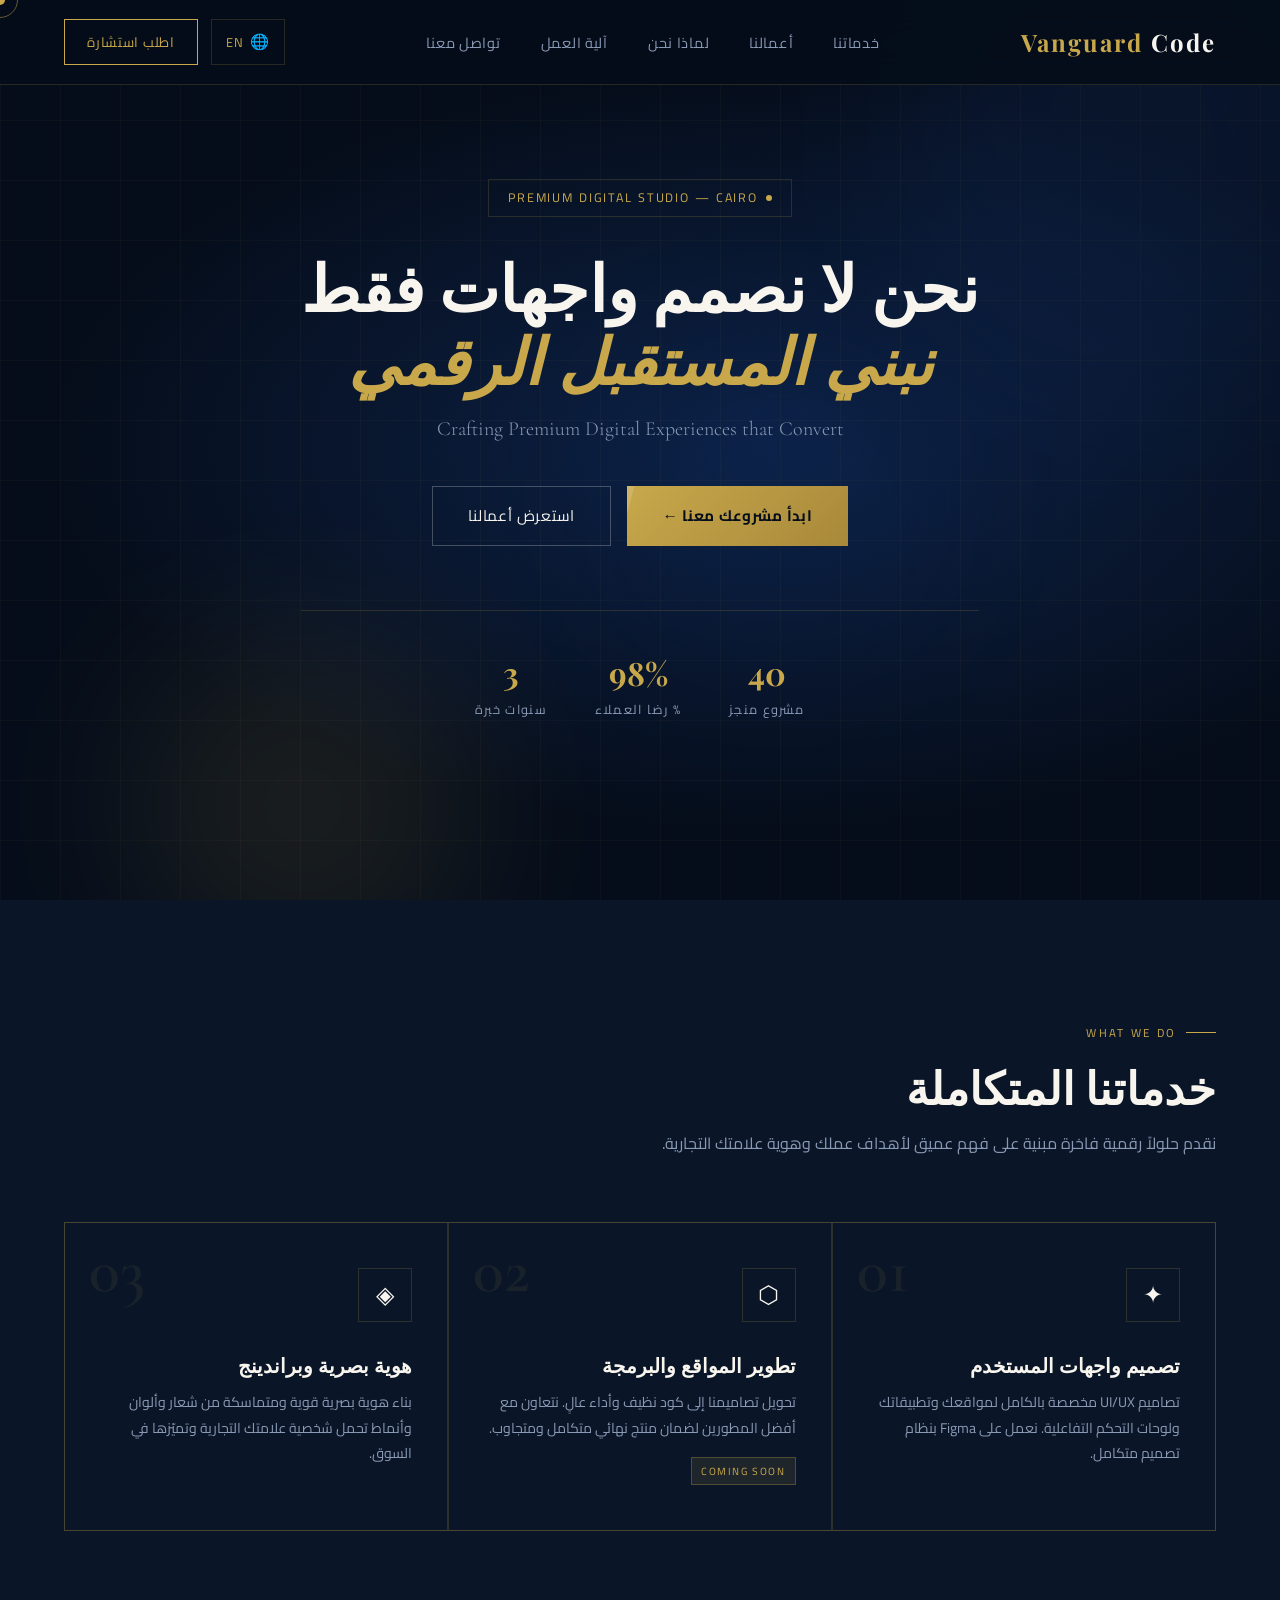
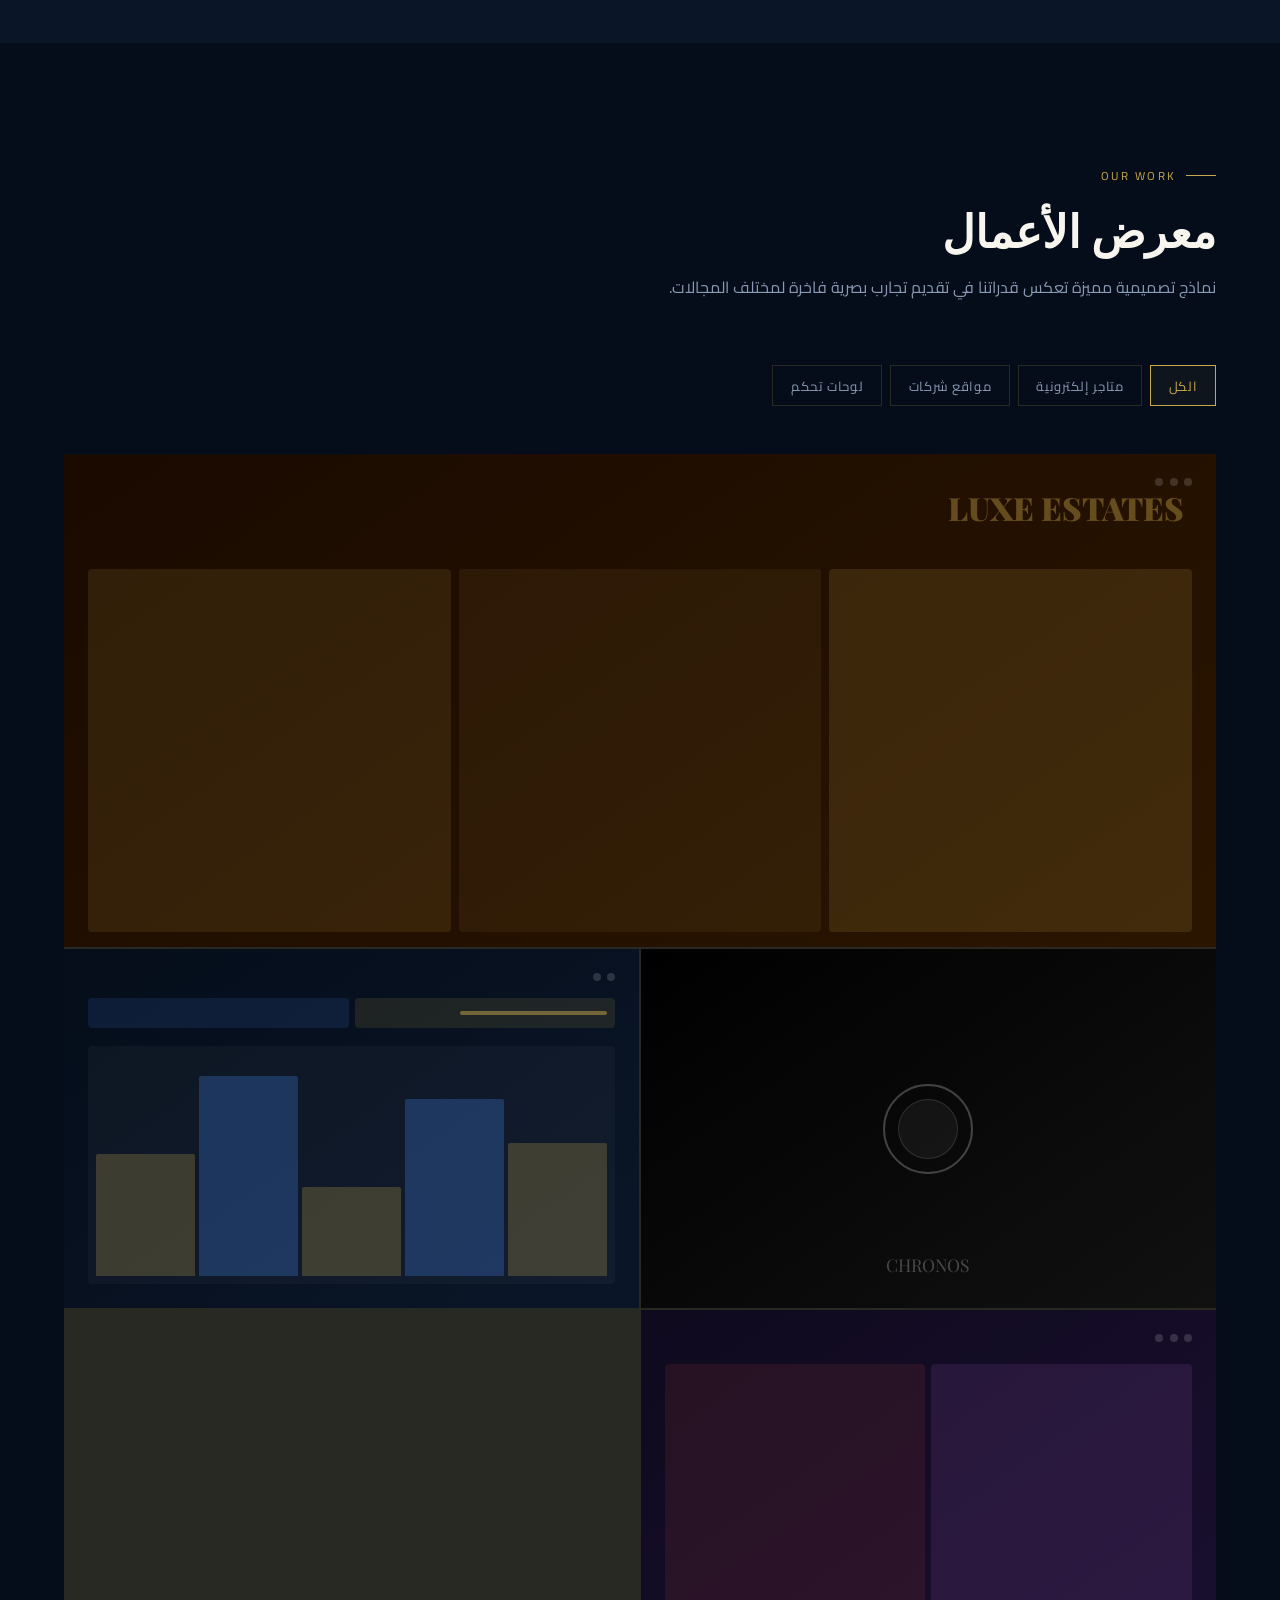
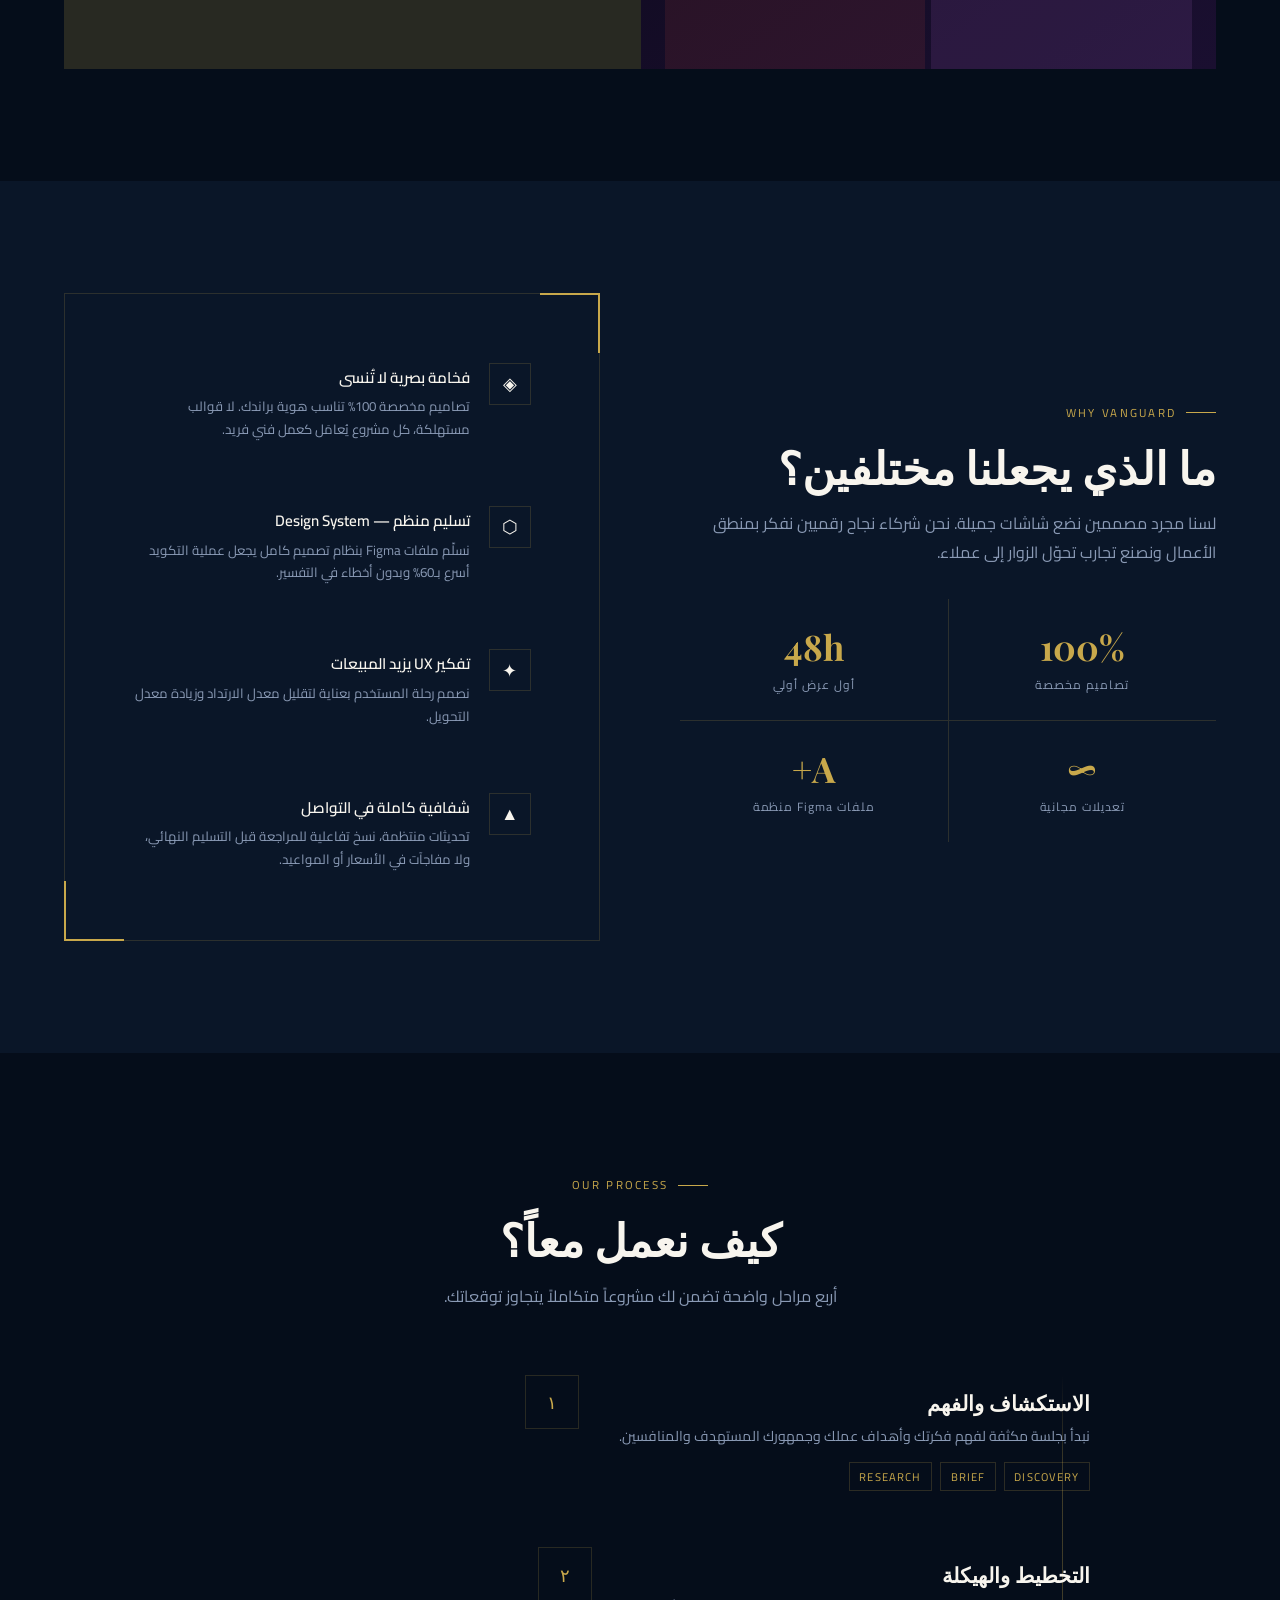
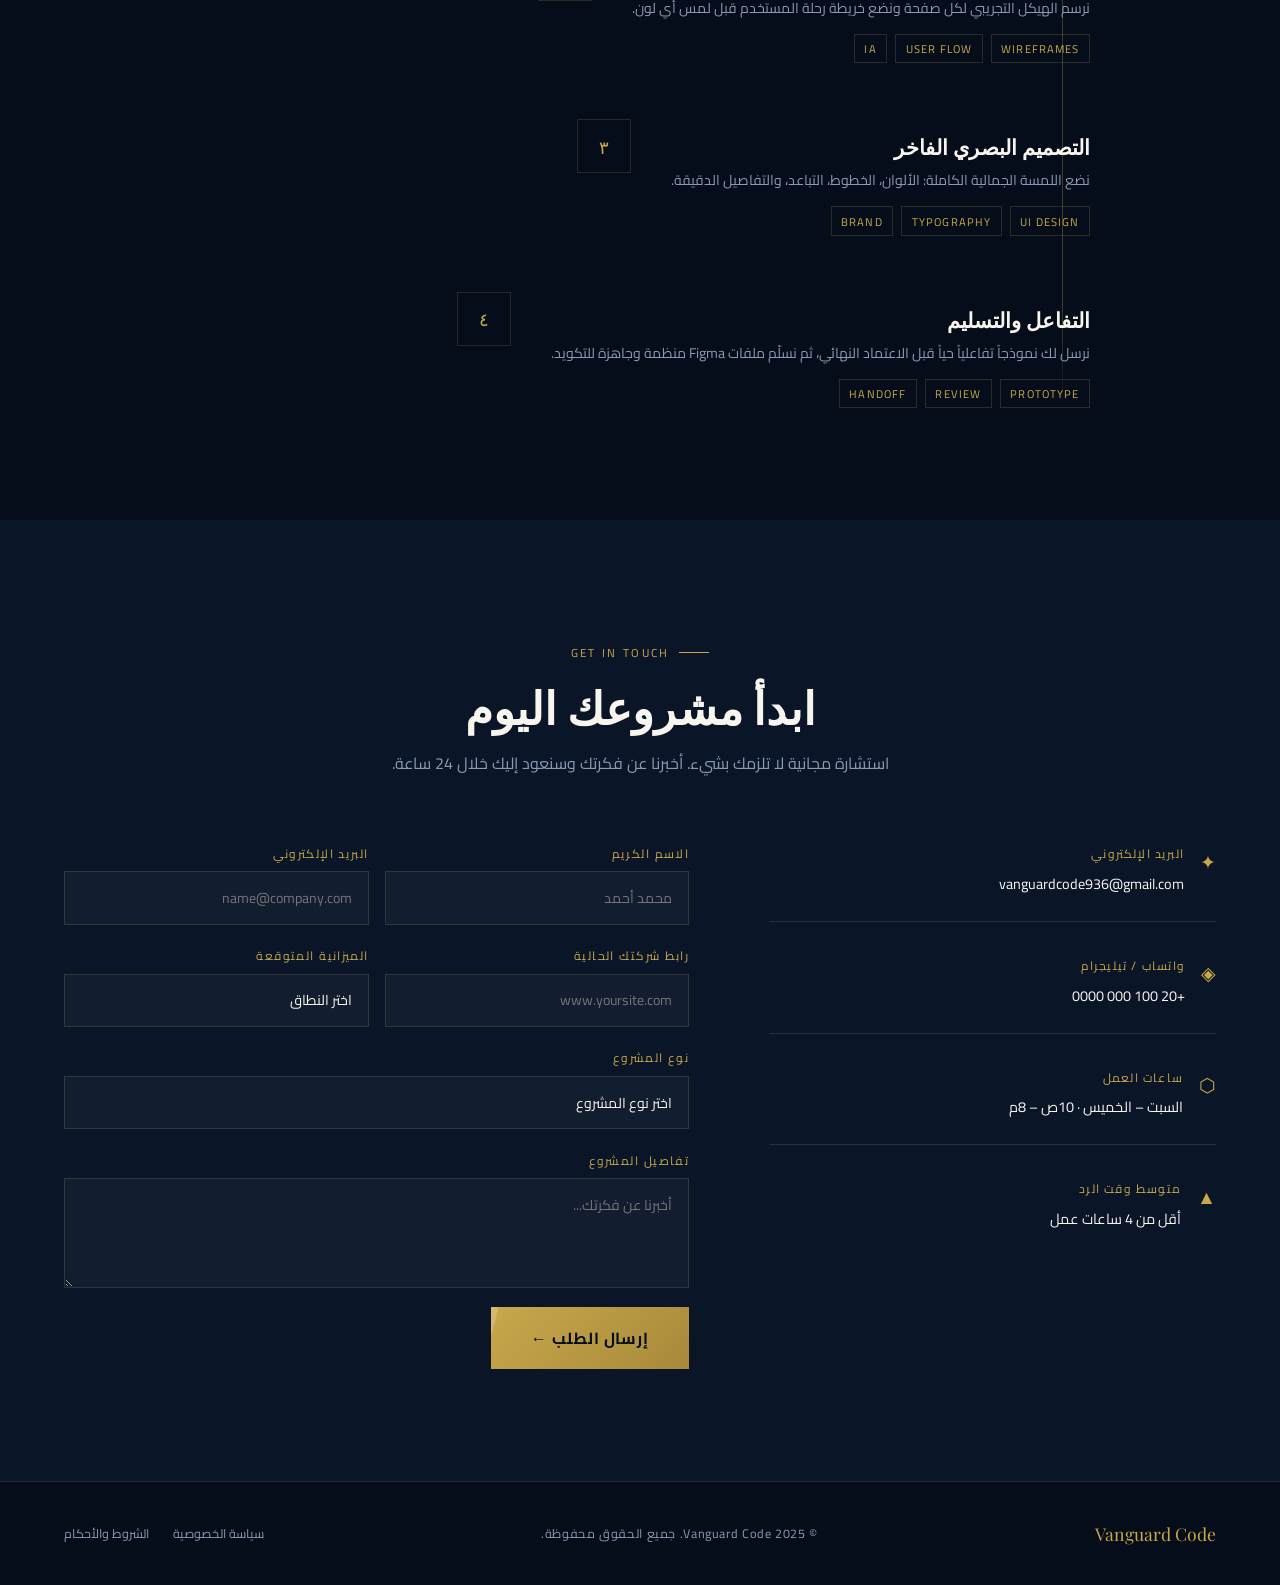
<file: New folder (4)/index.htm>
<!DOCTYPE html>
<html lang="ar" dir="rtl" id="htmlRoot">
<head>
<meta charset="UTF-8">
<meta name="viewport" content="width=device-width, initial-scale=1.0, viewport-fit=cover">
<meta name="apple-mobile-web-app-capable" content="yes">
<meta name="apple-mobile-web-app-status-bar-style" content="black-translucent">
<meta name="theme-color" content="#050d1a">
<meta name="mobile-web-app-capable" content="yes">
<title>Vanguard Code — نبني المستقبل الرقمي</title>
<link rel="preconnect" href="https://fonts.googleapis.com">
  <link rel="icon" type="image/png" href="favicon.png?v=1">
<link href="https://fonts.googleapis.com/css2?family=Playfair+Display:wght@400;700;900&family=Cairo:wght@300;400;600;700&family=Cormorant+Garamond:ital,wght@0,300;0,600;1,300&display=swap" rel="stylesheet">
<style>
  :root {
    --navy:#050d1a; --navy-mid:#0a1628; --navy-light:#0f2040;
    --gold:#c8a84b; --gold-light:#e2c47a; --gold-pale:#f5e6b8;
    --white:#f8f5ee; --gray:#8a9ab5; --border:rgba(200,168,75,0.18);
    --safe-top:env(safe-area-inset-top,0px);
    --safe-bottom:env(safe-area-inset-bottom,0px);
    --safe-left:env(safe-area-inset-left,0px);
    --safe-right:env(safe-area-inset-right,0px);
  }
  *,*::before,*::after{box-sizing:border-box;margin:0;padding:0;-webkit-tap-highlight-color:transparent;}
  html{scroll-behavior:smooth;-webkit-text-size-adjust:100%;text-size-adjust:100%;}
  body{
    font-family:'Cairo',sans-serif;background:var(--navy);color:var(--white);
    overflow-x:hidden;cursor:none;
    padding-left:var(--safe-left);padding-right:var(--safe-right);
  }
  @media(hover:none){body{cursor:auto;}.cursor,.cursor-ring{display:none!important;}}
 
  /* ── CURSOR ── */
  .cursor{width:10px;height:10px;background:var(--gold);border-radius:50%;position:fixed;top:0;left:0;pointer-events:none;z-index:9999;transform:translate(-50%,-50%);transition:transform .1s;}
  .cursor-ring{width:36px;height:36px;border:1px solid rgba(200,168,75,.5);border-radius:50%;position:fixed;top:0;left:0;pointer-events:none;z-index:9998;transform:translate(-50%,-50%);transition:all .25s ease;}
 
  /* ── LANG TOGGLE ── */
  .lang-btn{
    display:inline-flex;align-items:center;gap:.4rem;
    background:transparent;border:1px solid var(--border);
    color:var(--gold);padding:.45rem .9rem;
    font-family:'Cairo',sans-serif;font-size:.8rem;
    cursor:pointer;transition:all .3s;letter-spacing:.05em;
    -webkit-tap-highlight-color:transparent;
  }
  .lang-btn:hover{border-color:var(--gold);background:rgba(200,168,75,.08);}
  .lang-btn .lang-icon{font-size:.95rem;}
 
  /* ── NAV ── */
  nav{
    position:fixed;top:0;width:100%;z-index:100;
    display:flex;align-items:center;justify-content:space-between;
    padding:1.2rem 4rem;padding-top:calc(1.2rem + var(--safe-top));
    background:rgba(5,13,26,.88);backdrop-filter:blur(18px);-webkit-backdrop-filter:blur(18px);
    border-bottom:1px solid var(--border);animation:fadeDown .8s ease forwards;
  }
  @keyframes fadeDown{from{opacity:0;transform:translateY(-20px);}to{opacity:1;transform:translateY(0);}}
  .nav-left{display:flex;align-items:center;gap:1.2rem;}
  .logo{font-family:'Playfair Display',serif;font-size:1.5rem;font-weight:700;color:var(--gold);letter-spacing:2px;text-decoration:none;}
  .logo span{color:var(--white);}
  nav ul{display:flex;gap:2.5rem;list-style:none;}
  nav ul a{color:var(--gray);font-size:.9rem;text-decoration:none;letter-spacing:.05em;transition:color .3s;}
  nav ul a:hover{color:var(--gold);}
  .nav-right{display:flex;align-items:center;gap:.8rem;}
  .nav-cta{
    background:transparent;border:1px solid var(--gold);color:var(--gold);
    padding:.55rem 1.4rem;font-family:'Cairo',sans-serif;font-size:.85rem;
    cursor:pointer;transition:all .35s;letter-spacing:.05em;
  }
  .nav-cta:hover{background:var(--gold);color:var(--navy);}
 
  /* ── MOBILE NAV ── */
  .hamburger{display:none;flex-direction:column;gap:5px;background:none;border:none;cursor:pointer;padding:.4rem;}
  .hamburger span{display:block;width:22px;height:1.5px;background:var(--gold);transition:all .3s;}
  .mobile-menu{
    display:none;position:fixed;top:0;left:0;right:0;bottom:0;
    background:rgba(5,13,26,.97);backdrop-filter:blur(20px);-webkit-backdrop-filter:blur(20px);
    z-index:200;flex-direction:column;align-items:center;justify-content:center;gap:2.5rem;
    padding-top:var(--safe-top);padding-bottom:var(--safe-bottom);
  }
  .mobile-menu.open{display:flex;}
  .mobile-menu a{font-family:'Playfair Display',serif;font-size:1.8rem;color:var(--white);text-decoration:none;transition:color .3s;}
  .mobile-menu a:hover{color:var(--gold);}
  .mobile-close{position:absolute;top:calc(1.5rem + var(--safe-top));right:1.5rem;background:none;border:none;color:var(--gold);font-size:1.5rem;cursor:pointer;}
 
  /* ── HERO ── */
  #hero{min-height:100svh;min-height:100vh;display:flex;align-items:center;justify-content:center;position:relative;overflow:hidden;padding:0 4rem;}
  .hero-bg{position:absolute;inset:0;z-index:0;background:radial-gradient(ellipse 80% 60% at 60% 50%,#0d2248 0%,var(--navy) 70%);}
  .grid-lines{position:absolute;inset:0;background-image:linear-gradient(rgba(200,168,75,.04) 1px,transparent 1px),linear-gradient(90deg,rgba(200,168,75,.04) 1px,transparent 1px);background-size:60px 60px;animation:gridShift 20s linear infinite;}
  @keyframes gridShift{from{transform:translateY(0);}to{transform:translateY(60px);}}
  .orb{position:absolute;border-radius:50%;filter:blur(80px);opacity:.18;animation:orbFloat 8s ease-in-out infinite;}
  .orb-1{width:500px;height:500px;background:#1a3a7a;top:-100px;right:-100px;}
  .orb-2{width:350px;height:350px;background:var(--gold);bottom:-80px;left:10%;animation-delay:-3s;opacity:.1;}
  .orb-3{width:280px;height:280px;background:#0a2855;top:40%;left:50%;animation-delay:-5s;}
  @keyframes orbFloat{0%,100%{transform:translateY(0) scale(1);}50%{transform:translateY(-30px) scale(1.05);}}
  .particles{position:absolute;inset:0;overflow:hidden;}
  .particle{position:absolute;width:2px;height:2px;background:var(--gold);border-radius:50%;animation:particleFly linear infinite;opacity:0;}
  @keyframes particleFly{0%{transform:translateY(100vh) translateX(0);opacity:0;}10%{opacity:.6;}90%{opacity:.3;}100%{transform:translateY(-10vh) translateX(40px);opacity:0;}}
  .hero-content{position:relative;z-index:2;max-width:780px;text-align:center;}
  .hero-badge{display:inline-flex;align-items:center;gap:.5rem;border:1px solid var(--border);padding:.4rem 1.2rem;font-size:.78rem;letter-spacing:.15em;color:var(--gold);margin-bottom:2rem;animation:fadeUp 1s .3s both;}
  .hero-badge::before{content:'';width:6px;height:6px;background:var(--gold);border-radius:50%;animation:pulse 2s infinite;}
  @keyframes pulse{0%,100%{opacity:1;transform:scale(1);}50%{opacity:.4;transform:scale(1.5);}}
  .hero-title{font-family:'Playfair Display',serif;font-size:clamp(2.2rem,5vw,4.5rem);font-weight:900;line-height:1.15;margin-bottom:1rem;animation:fadeUp 1s .5s both;}
  .hero-title .line-gold{color:var(--gold);font-style:italic;}
  .hero-sub{font-family:'Cormorant Garamond',serif;font-size:1.25rem;font-weight:300;color:var(--gray);margin-bottom:2.5rem;line-height:1.7;animation:fadeUp 1s .7s both;}
  .hero-btns{display:flex;gap:1rem;justify-content:center;flex-wrap:wrap;animation:fadeUp 1s .9s both;}
  .btn-primary{background:linear-gradient(135deg,var(--gold) 0%,#a8893a 100%);color:var(--navy);padding:.9rem 2.2rem;font-family:'Cairo',sans-serif;font-weight:700;font-size:.95rem;border:none;cursor:pointer;transition:all .4s;letter-spacing:.05em;position:relative;overflow:hidden;}
  .btn-primary::after{content:'';position:absolute;inset:0;background:rgba(255,255,255,.15);transform:translateX(-100%) skewX(-15deg);transition:transform .5s;}
  .btn-primary:hover::after{transform:translateX(120%) skewX(-15deg);}
  .btn-primary:hover{transform:translateY(-2px);box-shadow:0 12px 40px rgba(200,168,75,.3);}
  .btn-secondary{background:transparent;color:var(--white);border:1px solid rgba(248,245,238,.25);padding:.9rem 2.2rem;font-family:'Cairo',sans-serif;font-size:.95rem;cursor:pointer;transition:all .35s;letter-spacing:.05em;}
  .btn-secondary:hover{border-color:var(--gold);color:var(--gold);}
  .hero-stats{display:flex;gap:3rem;justify-content:center;margin-top:4rem;padding-top:2.5rem;border-top:1px solid var(--border);animation:fadeUp 1s 1.1s both;flex-wrap:wrap;}
  .stat-num{font-family:'Playfair Display',serif;font-size:2rem;color:var(--gold);font-weight:700;}
  .stat-label{font-size:.8rem;color:var(--gray);letter-spacing:.1em;margin-top:.2rem;}
  @keyframes fadeUp{from{opacity:0;transform:translateY(30px);}to{opacity:1;transform:translateY(0);}}
 
  /* ── SECTIONS ── */
  section{padding:7rem 4rem;}
  .section-tag{display:inline-flex;align-items:center;gap:.6rem;font-size:.72rem;letter-spacing:.2em;color:var(--gold);margin-bottom:1rem;}
  .section-tag::before{content:'';width:30px;height:1px;background:var(--gold);}
  .section-title{font-family:'Playfair Display',serif;font-size:clamp(1.8rem,3.5vw,3rem);font-weight:700;line-height:1.2;margin-bottom:1rem;}
  .section-desc{color:var(--gray);font-size:1rem;line-height:1.8;max-width:600px;}
  .section-header{margin-bottom:4rem;}
 
  /* ── SERVICES ── */
  #services{background:var(--navy-mid);}
  .services-grid{display:grid;grid-template-columns:repeat(3,1fr);gap:1.5px;background:var(--border);border:1px solid var(--border);}
  .service-card{background:var(--navy-mid);padding:2.8rem 2.2rem;position:relative;overflow:hidden;transition:all .4s;}
  .service-card::before{content:'';position:absolute;top:0;right:0;width:0;height:1px;background:var(--gold);transition:width .5s ease;}
  .service-card:hover::before{width:100%;}
  .service-card::after{content:'';position:absolute;bottom:0;left:0;right:0;top:0;background:linear-gradient(135deg,rgba(200,168,75,.04),transparent);opacity:0;transition:opacity .4s;}
  .service-card:hover::after{opacity:1;}
  .service-card:hover{transform:translateY(-4px);}
  .service-icon{width:54px;height:54px;border:1px solid var(--border);display:flex;align-items:center;justify-content:center;margin-bottom:1.8rem;font-size:1.5rem;transition:border-color .3s;}
  .service-card:hover .service-icon{border-color:var(--gold);}
  .service-num{font-family:'Cormorant Garamond',serif;font-size:4rem;color:rgba(200,168,75,.08);position:absolute;top:1rem;left:1.5rem;font-weight:600;line-height:1;transition:color .3s;}
  .service-card:hover .service-num{color:rgba(200,168,75,.14);}
  .service-name{font-family:'Playfair Display',serif;font-size:1.25rem;font-weight:700;margin-bottom:.8rem;}
  .service-desc{color:var(--gray);font-size:.88rem;line-height:1.8;}
  .badge-soon{display:inline-block;background:rgba(200,168,75,.1);border:1px solid rgba(200,168,75,.3);color:var(--gold);font-size:.65rem;letter-spacing:.15em;padding:.2rem .6rem;margin-top:1rem;}
 
  /* ── PORTFOLIO ── */
  #portfolio{background:var(--navy);}
  .portfolio-filters{display:flex;gap:.5rem;margin-bottom:3rem;flex-wrap:wrap;}
  .filter-btn{padding:.45rem 1.1rem;background:transparent;border:1px solid var(--border);color:var(--gray);font-family:'Cairo',sans-serif;font-size:.82rem;cursor:pointer;transition:all .3s;letter-spacing:.05em;}
  .filter-btn.active,.filter-btn:hover{border-color:var(--gold);color:var(--gold);background:rgba(200,168,75,.05);}
  .portfolio-grid{display:grid;grid-template-columns:repeat(2,1fr);gap:1.5px;background:var(--border);}
  .portfolio-item{position:relative;overflow:hidden;background:var(--navy-light);aspect-ratio:16/10;cursor:pointer;}
  .portfolio-item.large{grid-column:span 2;aspect-ratio:21/9;}
  .portfolio-visual{width:100%;height:100%;display:flex;align-items:center;justify-content:center;position:relative;overflow:hidden;transition:transform .6s cubic-bezier(.16,1,.3,1);}
  .portfolio-item:hover .portfolio-visual{transform:scale(1.03);}
  .mock-ui{width:100%;height:100%;position:absolute;inset:0;padding:1.5rem;display:flex;flex-direction:column;gap:.6rem;overflow:hidden;}
  .mock-nav{display:flex;gap:.4rem;align-items:center;margin-bottom:.5rem;}
  .mock-dot{width:8px;height:8px;border-radius:50%;background:rgba(255,255,255,.15);}
  .mock-bar{height:4px;border-radius:2px;background:rgba(255,255,255,.08);}
  .theme-realestate{background:linear-gradient(145deg,#1a0a00,#2a1500);}
  .theme-watch{background:linear-gradient(145deg,#000,#111);}
  .theme-saas{background:linear-gradient(145deg,#050d1a,#0a1628);}
  .theme-ecom{background:linear-gradient(145deg,#0f0a1e,#1a0f30);}
  .portfolio-overlay{position:absolute;inset:0;background:linear-gradient(to top,rgba(5,13,26,.95) 0%,rgba(5,13,26,.3) 60%,transparent 100%);opacity:0;transition:opacity .4s;display:flex;flex-direction:column;justify-content:flex-end;padding:2rem;}
  .portfolio-item:hover .portfolio-overlay{opacity:1;}
  .portfolio-tag{font-size:.7rem;letter-spacing:.15em;color:var(--gold);margin-bottom:.4rem;}
  .portfolio-name{font-family:'Playfair Display',serif;font-size:1.4rem;font-weight:700;margin-bottom:.5rem;}
  .portfolio-link{display:inline-flex;align-items:center;gap:.4rem;color:var(--gold);font-size:.8rem;letter-spacing:.1em;text-decoration:none;}
  .portfolio-link::after{content:'→';transition:transform .3s;}
  .portfolio-item:hover .portfolio-link::after{transform:translateX(4px);}
 
  /* ── WHY ── */
  #why{background:var(--navy-mid);}
  .why-grid{display:grid;grid-template-columns:1fr 1fr;gap:5rem;align-items:center;}
  .why-visual{position:relative;padding:3rem;border:1px solid var(--border);}
  .why-visual::before{content:'';position:absolute;top:-1px;right:-1px;width:60px;height:60px;border-top:2px solid var(--gold);border-right:2px solid var(--gold);}
  .why-visual::after{content:'';position:absolute;bottom:-1px;left:-1px;width:60px;height:60px;border-bottom:2px solid var(--gold);border-left:2px solid var(--gold);}
  .why-inner{display:flex;flex-direction:column;gap:1.5rem;}
  .why-feature{display:flex;gap:1.2rem;align-items:flex-start;padding:1.2rem;border:1px solid transparent;transition:border-color .3s,background .3s;}
  .why-feature:hover{border-color:var(--border);background:rgba(200,168,75,.03);}
  .why-icon{width:42px;height:42px;flex-shrink:0;border:1px solid var(--border);display:flex;align-items:center;justify-content:center;font-size:1.1rem;transition:border-color .3s;}
  .why-feature:hover .why-icon{border-color:var(--gold);}
  .why-feat-title{font-weight:600;margin-bottom:.3rem;font-size:.95rem;}
  .why-feat-desc{color:var(--gray);font-size:.83rem;line-height:1.7;}
  .why-numbers{display:grid;grid-template-columns:1fr 1fr;gap:1px;background:var(--border);margin-top:2rem;}
  .why-num-box{background:var(--navy-mid);padding:1.5rem;text-align:center;}
  .why-big{font-family:'Playfair Display',serif;font-size:2.2rem;color:var(--gold);font-weight:700;}
  .why-label{font-size:.75rem;color:var(--gray);letter-spacing:.08em;margin-top:.2rem;}
 
  /* ── PROCESS ── */
  #process{background:var(--navy);}
  .process-timeline{position:relative;max-width:900px;margin:0 auto;}
  .process-line{position:absolute;right:27px;top:0;bottom:0;width:1px;background:linear-gradient(to bottom,transparent,var(--gold) 15%,var(--gold) 85%,transparent);opacity:.3;}
  .process-step{display:flex;gap:2.5rem;align-items:flex-start;padding-bottom:3.5rem;position:relative;}
  .process-step:last-child{padding-bottom:0;}
  .step-marker{flex-shrink:0;width:54px;height:54px;border:1px solid var(--border);background:var(--navy);display:flex;align-items:center;justify-content:center;position:relative;z-index:1;font-family:'Playfair Display',serif;font-size:1.1rem;color:var(--gold);transition:border-color .3s,background .3s;}
  .process-step:hover .step-marker{border-color:var(--gold);background:rgba(200,168,75,.1);}
  .step-content{padding-top:.8rem;}
  .step-name{font-family:'Playfair Display',serif;font-size:1.3rem;font-weight:700;margin-bottom:.5rem;}
  .step-desc{color:var(--gray);font-size:.88rem;line-height:1.8;}
  .step-tags{display:flex;gap:.5rem;flex-wrap:wrap;margin-top:.8rem;}
  .step-tag{font-size:.7rem;letter-spacing:.1em;color:var(--gold);border:1px solid rgba(200,168,75,.2);padding:.2rem .6rem;}
 
  /* ── CONTACT ── */
  #contact{background:var(--navy-mid);}
  .contact-grid{display:grid;grid-template-columns:1fr 1.4fr;gap:5rem;}
  .contact-info{display:flex;flex-direction:column;gap:2rem;}
  .contact-item{display:flex;gap:1rem;align-items:flex-start;padding-bottom:1.5rem;border-bottom:1px solid var(--border);}
  .contact-item:last-child{border-bottom:none;}
  .contact-icon{font-size:1.2rem;color:var(--gold);margin-top:.1rem;}
  .contact-label{font-size:.75rem;letter-spacing:.1em;color:var(--gold);margin-bottom:.3rem;}
  .contact-value{font-size:.9rem;color:var(--white);}
  .contact-form{display:flex;flex-direction:column;gap:1.2rem;}
  .form-row{display:grid;grid-template-columns:1fr 1fr;gap:1rem;}
  .form-group{display:flex;flex-direction:column;gap:.4rem;}
  .form-label{font-size:.75rem;letter-spacing:.12em;color:var(--gold);}
  .form-input,.form-select,.form-textarea{background:rgba(255,255,255,.03);border:1px solid var(--border);color:var(--white);padding:.8rem 1rem;font-family:'Cairo',sans-serif;font-size:.88rem;transition:border-color .3s;outline:none;width:100%;border-radius:0;-webkit-appearance:none;appearance:none;}
  .form-input:focus,.form-select:focus,.form-textarea:focus{border-color:var(--gold);}
  .form-textarea{resize:vertical;min-height:110px;}
  .form-select option{background:var(--navy-mid);}
  .btn-submit{background:linear-gradient(135deg,var(--gold),#a8893a);color:var(--navy);border:none;padding:1rem 2.5rem;font-family:'Cairo',sans-serif;font-weight:700;font-size:1rem;cursor:pointer;transition:all .4s;letter-spacing:.06em;align-self:flex-start;position:relative;overflow:hidden;}
  .btn-submit::after{content:'';position:absolute;inset:0;background:rgba(255,255,255,.2);transform:translateX(-100%) skewX(-15deg);transition:transform .5s;}
  .btn-submit:hover::after{transform:translateX(120%) skewX(-15deg);}
  .btn-submit:hover{transform:translateY(-2px);box-shadow:0 12px 40px rgba(200,168,75,.35);}
  .form-success{display:none;background:rgba(200,168,75,.08);border:1px solid var(--gold);padding:1rem 1.5rem;color:var(--gold);font-size:.9rem;text-align:center;}
 
  /* ── FOOTER ── */
  footer{background:var(--navy);border-top:1px solid var(--border);padding:2.5rem 4rem;padding-bottom:calc(2.5rem + var(--safe-bottom));display:flex;align-items:center;justify-content:space-between;flex-wrap:wrap;gap:1rem;}
  .footer-logo{font-family:'Playfair Display',serif;font-size:1.1rem;color:var(--gold);}
  .footer-copy{color:var(--gray);font-size:.78rem;letter-spacing:.05em;}
  .footer-links{display:flex;gap:1.5rem;}
  .footer-links a{color:var(--gray);font-size:.78rem;text-decoration:none;transition:color .3s;}
  .footer-links a:hover{color:var(--gold);}
 
  /* ── REVEAL ── */
  .reveal{opacity:0;transform:translateY(40px);transition:opacity .7s ease,transform .7s ease;}
  .reveal.visible{opacity:1;transform:translateY(0);}
 
  /* ── TOUCH FEEDBACK ── */
  @media(hover:none){
    .btn-primary:active,.btn-secondary:active,.nav-cta:active,.btn-submit:active{opacity:.8;transform:scale(.97);}
    .service-card:active{background:rgba(200,168,75,.05);}
    .portfolio-item:active .portfolio-overlay{opacity:1;}
    .filter-btn:active{border-color:var(--gold);color:var(--gold);}
  }
 
  /* ── RESPONSIVE ── */
  @media(max-width:1024px){
    nav{padding:1.2rem 2rem;padding-top:calc(1.2rem + var(--safe-top));}
    nav ul{display:none;}
    .hamburger{display:flex;}
    section{padding:5rem 2rem;}
    #hero{padding:0 2rem;}
    .why-grid,.contact-grid{grid-template-columns:1fr;gap:3rem;}
  }
  @media(max-width:768px){
    nav{padding:1rem 1.2rem;padding-top:calc(1rem + var(--safe-top));}
    section{padding:4rem 1.2rem;}
    #hero{padding:0 1.2rem;min-height:100svh;}
    .hero-stats{gap:1.5rem;}
    .services-grid{grid-template-columns:1fr;}
    .portfolio-grid{grid-template-columns:1fr;}
    .portfolio-item.large{grid-column:span 1;aspect-ratio:16/10;}
    .form-row{grid-template-columns:1fr;}
    .process-line{right:22px;}
    .step-marker{width:44px;height:44px;}
  }
  @media(max-width:400px){
    .hero-title{font-size:2rem;}
    .hero-btns{flex-direction:column;align-items:center;}
    .btn-primary,.btn-secondary{width:100%;text-align:center;}
  }
 
  /* ── RTL/LTR toggle ── */
  html[dir="ltr"] .process-line{right:auto;left:27px;}
  html[dir="ltr"] .section-tag::before{order:-1;}
  html[dir="ltr"] nav ul{direction:ltr;}
</style>
</head>
<body>
 
<div class="cursor" id="cursor"></div>
<div class="cursor-ring" id="cursorRing"></div>
 
<!-- MOBILE MENU -->
<div class="mobile-menu" id="mobileMenu">
  <button class="mobile-close" id="mobileClose">✕</button>
  <a href="#services" class="mob-link" data-ar="خدماتنا" data-en="Services">خدماتنا</a>
  <a href="#portfolio" class="mob-link" data-ar="أعمالنا" data-en="Portfolio">أعمالنا</a>
  <a href="#why" class="mob-link" data-ar="لماذا نحن" data-en="Why Us">لماذا نحن</a>
  <a href="#process" class="mob-link" data-ar="آلية العمل" data-en="Process">آلية العمل</a>
  <a href="#contact" class="mob-link" data-ar="تواصل معنا" data-en="Contact">تواصل معنا</a>
</div>
 
<!-- NAV -->
<nav>
  <div class="nav-left">
    <a class="logo" href="#">Vanguard <span>Code</span></a>
  </div>
  <ul>
    <li><a href="#services" class="t" data-ar="خدماتنا" data-en="Services">خدماتنا</a></li>
    <li><a href="#portfolio" class="t" data-ar="أعمالنا" data-en="Portfolio">أعمالنا</a></li>
    <li><a href="#why" class="t" data-ar="لماذا نحن" data-en="Why Us">لماذا نحن</a></li>
    <li><a href="#process" class="t" data-ar="آلية العمل" data-en="Process">آلية العمل</a></li>
    <li><a href="#contact" class="t" data-ar="تواصل معنا" data-en="Contact">تواصل معنا</a></li>
  </ul>
  <div class="nav-right">
    <button class="lang-btn" id="langToggle">
      <span class="lang-icon">🌐</span>
      <span id="langLabel">EN</span>
    </button>
    <button class="nav-cta t" data-ar="اطلب استشارة" data-en="Free Consultation" onclick="document.querySelector('#contact').scrollIntoView({behavior:'smooth'})">اطلب استشارة</button>
    <button class="hamburger" id="hamburger" aria-label="Menu">
      <span></span><span></span><span></span>
    </button>
  </div>
</nav>
 
<!-- HERO -->
<section id="hero">
  <div class="hero-bg">
    <div class="grid-lines"></div>
    <div class="orb orb-1"></div><div class="orb orb-2"></div><div class="orb orb-3"></div>
    <div class="particles" id="particles"></div>
  </div>
  <div class="hero-content">
    <div class="hero-badge t" data-ar="PREMIUM DIGITAL STUDIO — CAIRO" data-en="PREMIUM DIGITAL STUDIO — CAIRO">PREMIUM DIGITAL STUDIO — CAIRO</div>
    <h1 class="hero-title">
      <span class="t" data-ar="نحن لا نصمم واجهات فقط" data-en="We Don't Just Design Interfaces">نحن لا نصمم واجهات فقط</span><br>
      <span class="line-gold t" data-ar="نبني المستقبل الرقمي" data-en="We Build Your Digital Future">نبني المستقبل الرقمي</span><br>
      <span class="t" data-ar="لعملك" data-en=""></span>
    </h1>
    <p class="hero-sub t" data-ar="Crafting Premium Digital Experiences that Convert" data-en="Crafting Premium Digital Experiences that Convert">Crafting Premium Digital Experiences that Convert</p>
    <div class="hero-btns">
      <button class="btn-primary t" data-ar="ابدأ مشروعك معنا ←" data-en="Start Your Project →" onclick="document.querySelector('#contact').scrollIntoView({behavior:'smooth'})">ابدأ مشروعك معنا ←</button>
      <button class="btn-secondary t" data-ar="استعرض أعمالنا" data-en="View Our Work" onclick="document.querySelector('#portfolio').scrollIntoView({behavior:'smooth'})">استعرض أعمالنا</button>
    </div>
    <div class="hero-stats">
      <div><div class="stat-num" data-count="40">0</div><div class="stat-label t" data-ar="مشروع منجز" data-en="Projects Done">مشروع منجز</div></div>
      <div><div class="stat-num" data-count="98">0</div><div class="stat-label t" data-ar="% رضا العملاء" data-en="% Client Satisfaction">% رضا العملاء</div></div>
      <div><div class="stat-num" data-count="3">0</div><div class="stat-label t" data-ar="سنوات خبرة" data-en="Years Experience">سنوات خبرة</div></div>
    </div>
  </div>
</section>
 
<!-- SERVICES -->
<section id="services">
  <div class="section-header reveal">
    <div class="section-tag">WHAT WE DO</div>
    <h2 class="section-title t" data-ar="خدماتنا المتكاملة" data-en="Our Full Services">خدماتنا المتكاملة</h2>
    <p class="section-desc t" data-ar="نقدم حلولاً رقمية فاخرة مبنية على فهم عميق لأهداف عملك وهوية علامتك التجارية." data-en="We deliver premium digital solutions built on a deep understanding of your business goals and brand identity.">نقدم حلولاً رقمية فاخرة مبنية على فهم عميق لأهداف عملك وهوية علامتك التجارية.</p>
  </div>
  <div class="services-grid reveal">
    <div class="service-card">
      <div class="service-num">01</div>
      <div class="service-icon">✦</div>
      <div class="service-name t" data-ar="تصميم واجهات المستخدم" data-en="UI/UX Design">تصميم واجهات المستخدم</div>
      <p class="service-desc t" data-ar="تصاميم UI/UX مخصصة بالكامل لمواقعك وتطبيقاتك ولوحات التحكم التفاعلية. نعمل على Figma بنظام تصميم متكامل." data-en="Fully custom UI/UX designs for your websites, apps, and interactive dashboards. We deliver complete Figma design systems.">تصاميم UI/UX مخصصة بالكامل لمواقعك وتطبيقاتك ولوحات التحكم التفاعلية. نعمل على Figma بنظام تصميم متكامل.</p>
    </div>
    <div class="service-card">
      <div class="service-num">02</div>
      <div class="service-icon">⬡</div>
      <div class="service-name t" data-ar="تطوير المواقع والبرمجة" data-en="Web Development">تطوير المواقع والبرمجة</div>
      <p class="service-desc t" data-ar="تحويل تصاميمنا إلى كود نظيف وأداء عالٍ. نتعاون مع أفضل المطورين لضمان منتج نهائي متكامل ومتجاوب." data-en="Turning our designs into clean, high-performance code. We partner with top developers to deliver a fully responsive final product.">تحويل تصاميمنا إلى كود نظيف وأداء عالٍ. نتعاون مع أفضل المطورين لضمان منتج نهائي متكامل ومتجاوب.</p>
      <div class="badge-soon">COMING SOON</div>
    </div>
    <div class="service-card">
      <div class="service-num">03</div>
      <div class="service-icon">◈</div>
      <div class="service-name t" data-ar="هوية بصرية وبراندينج" data-en="Branding & Visual Identity">هوية بصرية وبراندينج</div>
      <p class="service-desc t" data-ar="بناء هوية بصرية قوية ومتماسكة من شعار وألوان وأنماط تحمل شخصية علامتك التجارية وتميّزها في السوق." data-en="Building a strong, cohesive visual identity — logo, colors, and patterns — that embodies your brand and stands out in the market.">بناء هوية بصرية قوية ومتماسكة من شعار وألوان وأنماط تحمل شخصية علامتك التجارية وتميّزها في السوق.</p>
    </div>
  </div>
</section>
 
<!-- PORTFOLIO -->
<section id="portfolio">
  <div class="section-header reveal">
    <div class="section-tag">OUR WORK</div>
    <h2 class="section-title t" data-ar="معرض الأعمال" data-en="Portfolio">معرض الأعمال</h2>
    <p class="section-desc t" data-ar="نماذج تصميمية مميزة تعكس قدراتنا في تقديم تجارب بصرية فاخرة لمختلف المجالات." data-en="Distinctive design concepts that reflect our ability to deliver premium visual experiences across industries.">نماذج تصميمية مميزة تعكس قدراتنا في تقديم تجارب بصرية فاخرة لمختلف المجالات.</p>
  </div>
  <div class="portfolio-filters reveal">
    <button class="filter-btn active t" data-ar="الكل" data-en="All">الكل</button>
    <button class="filter-btn t" data-ar="متاجر إلكترونية" data-en="E-Commerce">متاجر إلكترونية</button>
    <button class="filter-btn t" data-ar="مواقع شركات" data-en="Corporate Sites">مواقع شركات</button>
    <button class="filter-btn t" data-ar="لوحات تحكم" data-en="Dashboards">لوحات تحكم</button>
  </div>
  <div class="portfolio-grid reveal">
    <div class="portfolio-item large">
      <div class="portfolio-visual theme-realestate">
        <div class="mock-ui">
          <div class="mock-nav"><div class="mock-dot"></div><div class="mock-dot"></div><div class="mock-dot"></div></div>
          <div style="width:40%;height:8px;border-radius:4px;background:linear-gradient(90deg,#c8a84b,#8a6520);margin-bottom:.5rem"></div>
          <div class="mock-bar" style="width:65%;margin-bottom:.3rem"></div>
          <div class="mock-bar" style="width:50%;margin-bottom:1.5rem"></div>
          <div style="display:grid;grid-template-columns:repeat(3,1fr);gap:8px;flex:1">
            <div style="background:rgba(200,168,75,.15);border-radius:4px;aspect-ratio:1"></div>
            <div style="background:rgba(200,168,75,.08);border-radius:4px;aspect-ratio:1"></div>
            <div style="background:rgba(200,168,75,.12);border-radius:4px;aspect-ratio:1"></div>
          </div>
          <div style="position:absolute;top:2rem;right:2rem;font-family:'Playfair Display',serif;font-size:2rem;color:rgba(200,168,75,.4);font-weight:900">LUXE ESTATES</div>
        </div>
      </div>
      <div class="portfolio-overlay">
        <div class="portfolio-tag t" data-ar="CONCEPT — موقع عقارات" data-en="CONCEPT — Real Estate">CONCEPT — موقع عقارات</div>
        <div class="portfolio-name t" data-ar="Luxe Estates — وجهة العقار الفاخر" data-en="Luxe Estates — Premium Real Estate">Luxe Estates — وجهة العقار الفاخر</div>
        <a href="#" class="portfolio-link t" data-ar="عرض النموذج التفاعلي" data-en="View Interactive Prototype">عرض النموذج التفاعلي</a>
      </div>
    </div>
    <div class="portfolio-item">
      <div class="portfolio-visual theme-watch">
        <div class="mock-ui">
          <div style="position:absolute;inset:0;display:flex;align-items:center;justify-content:center">
            <div style="width:90px;height:90px;border-radius:50%;border:2px solid rgba(200,200,200,.3);display:flex;align-items:center;justify-content:center">
              <div style="width:60px;height:60px;border-radius:50%;background:rgba(255,255,255,.05);border:1px solid rgba(200,200,200,.15)"></div>
            </div>
          </div>
          <div style="position:absolute;bottom:2rem;left:0;right:0;text-align:center;font-family:'Playfair Display',serif;font-size:1.1rem;color:rgba(255,255,255,.25)">CHRONOS</div>
        </div>
      </div>
      <div class="portfolio-overlay">
        <div class="portfolio-tag t" data-ar="CONCEPT — متجر ساعات فاخرة" data-en="CONCEPT — Luxury Watch Store">CONCEPT — متجر ساعات فاخرة</div>
        <div class="portfolio-name">Chronos</div>
        <a href="#" class="portfolio-link t" data-ar="عرض النموذج التفاعلي" data-en="View Interactive Prototype">عرض النموذج التفاعلي</a>
      </div>
    </div>
    <div class="portfolio-item">
      <div class="portfolio-visual theme-saas">
        <div class="mock-ui">
          <div class="mock-nav"><div class="mock-dot"></div><div class="mock-dot"></div></div>
          <div style="display:grid;grid-template-columns:1fr 1fr;gap:6px;margin-bottom:8px">
            <div style="background:rgba(200,168,75,.12);border-radius:4px;height:30px;display:flex;align-items:center;padding:0 8px"><div style="width:60%;height:4px;background:var(--gold);border-radius:2px;opacity:.5"></div></div>
            <div style="background:rgba(74,143,255,.12);border-radius:4px;height:30px"></div>
          </div>
          <div style="background:rgba(255,255,255,.03);border-radius:4px;flex:1;padding:8px">
            <div style="display:flex;gap:4px;align-items:flex-end;height:100%">
              <div style="flex:1;background:rgba(200,168,75,.25);border-radius:2px 2px 0 0;height:60%"></div>
              <div style="flex:1;background:rgba(74,143,255,.25);border-radius:2px 2px 0 0;height:80%"></div>
              <div style="flex:1;background:rgba(200,168,75,.25);border-radius:2px 2px 0 0;height:40%"></div>
              <div style="flex:1;background:rgba(74,143,255,.25);border-radius:2px 2px 0 0;height:90%"></div>
              <div style="flex:1;background:rgba(200,168,75,.25);border-radius:2px 2px 0 0;height:55%"></div>
            </div>
          </div>
        </div>
      </div>
      <div class="portfolio-overlay">
        <div class="portfolio-tag t" data-ar="CONCEPT — لوحة تحكم SaaS" data-en="CONCEPT — SaaS Dashboard">CONCEPT — لوحة تحكم SaaS</div>
        <div class="portfolio-name">Analytics Pro Dashboard</div>
        <a href="#" class="portfolio-link t" data-ar="عرض النموذج التفاعلي" data-en="View Interactive Prototype">عرض النموذج التفاعلي</a>
      </div>
    </div>
    <div class="portfolio-item">
      <div class="portfolio-visual theme-ecom">
        <div class="mock-ui">
          <div class="mock-nav"><div class="mock-dot"></div><div class="mock-dot"></div><div class="mock-dot"></div></div>
          <div style="display:grid;grid-template-columns:repeat(2,1fr);gap:6px;margin-top:4px">
            <div style="background:rgba(155,89,182,.15);border-radius:4px;aspect-ratio:3/4;display:flex;align-items:flex-end;padding:6px"><div style="width:100%;height:4px;background:rgba(155,89,182,.4);border-radius:2px"></div></div>
            <div style="background:rgba(231,76,60,.1);border-radius:4px;aspect-ratio:3/4;display:flex;align-items:flex-end;padding:6px"><div style="width:80%;height:4px;background:rgba(231,76,60,.4);border-radius:2px"></div></div>
          </div>
        </div>
      </div>
      <div class="portfolio-overlay">
        <div class="portfolio-tag t" data-ar="CONCEPT — متجر إلكتروني" data-en="CONCEPT — E-Commerce">CONCEPT — متجر إلكتروني</div>
        <div class="portfolio-name t" data-ar="Nova Store — تجربة تسوق فريدة" data-en="Nova Store — Unique Shopping Experience">Nova Store — تجربة تسوق فريدة</div>
        <a href="#" class="portfolio-link t" data-ar="عرض النموذج التفاعلي" data-en="View Interactive Prototype">عرض النموذج التفاعلي</a>
      </div>
    </div>
  </div>
</section>
 
<!-- WHY -->
<section id="why">
  <div class="why-grid">
    <div class="reveal">
      <div class="section-tag">WHY VANGUARD</div>
      <h2 class="section-title t" data-ar="ما الذي يجعلنا مختلفين؟" data-en="What Makes Us Different?">ما الذي يجعلنا مختلفين؟</h2>
      <p class="section-desc t" data-ar="لسنا مجرد مصممين نضع شاشات جميلة. نحن شركاء نجاح رقميين نفكر بمنطق الأعمال ونصنع تجارب تحوّل الزوار إلى عملاء." data-en="We're not just designers putting pretty screens together. We're digital success partners who think in business logic and craft experiences that turn visitors into clients.">لسنا مجرد مصممين نضع شاشات جميلة. نحن شركاء نجاح رقميين نفكر بمنطق الأعمال ونصنع تجارب تحوّل الزوار إلى عملاء.</p>
      <div class="why-numbers">
        <div class="why-num-box"><div class="why-big">100%</div><div class="why-label t" data-ar="تصاميم مخصصة" data-en="Custom Designs">تصاميم مخصصة</div></div>
        <div class="why-num-box"><div class="why-big">48h</div><div class="why-label t" data-ar="أول عرض أولي" data-en="First Draft">أول عرض أولي</div></div>
        <div class="why-num-box"><div class="why-big">∞</div><div class="why-label t" data-ar="تعديلات مجانية" data-en="Free Revisions">تعديلات مجانية</div></div>
        <div class="why-num-box"><div class="why-big">A+</div><div class="why-label t" data-ar="ملفات Figma منظمة" data-en="Organized Figma Files">ملفات Figma منظمة</div></div>
      </div>
    </div>
    <div class="why-visual reveal">
      <div class="why-inner">
        <div class="why-feature"><div class="why-icon">◈</div><div><div class="why-feat-title t" data-ar="فخامة بصرية لا تُنسى" data-en="Unforgettable Visual Luxury">فخامة بصرية لا تُنسى</div><p class="why-feat-desc t" data-ar="تصاميم مخصصة 100% تناسب هوية براندك. لا قوالب مستهلكة، كل مشروع يُعامَل كعمل فني فريد." data-en="100% custom designs that match your brand identity. No overused templates — every project is treated as a unique work of art.">تصاميم مخصصة 100% تناسب هوية براندك. لا قوالب مستهلكة، كل مشروع يُعامَل كعمل فني فريد.</p></div></div>
        <div class="why-feature"><div class="why-icon">⬡</div><div><div class="why-feat-title t" data-ar="تسليم منظم — Design System" data-en="Structured Delivery — Design System">تسليم منظم — Design System</div><p class="why-feat-desc t" data-ar="نسلّم ملفات Figma بنظام تصميم كامل يجعل عملية التكويد أسرع بـ60% وبدون أخطاء في التفسير." data-en="We deliver Figma files with a complete design system, making coding 60% faster and error-free.">نسلّم ملفات Figma بنظام تصميم كامل يجعل عملية التكويد أسرع بـ60% وبدون أخطاء في التفسير.</p></div></div>
        <div class="why-feature"><div class="why-icon">✦</div><div><div class="why-feat-title t" data-ar="تفكير UX يزيد المبيعات" data-en="UX Thinking That Drives Sales">تفكير UX يزيد المبيعات</div><p class="why-feat-desc t" data-ar="نصمم رحلة المستخدم بعناية لتقليل معدل الارتداد وزيادة معدل التحويل." data-en="We carefully design the user journey to reduce bounce rates and increase conversions.">نصمم رحلة المستخدم بعناية لتقليل معدل الارتداد وزيادة معدل التحويل.</p></div></div>
        <div class="why-feature"><div class="why-icon">▲</div><div><div class="why-feat-title t" data-ar="شفافية كاملة في التواصل" data-en="Full Transparency">شفافية كاملة في التواصل</div><p class="why-feat-desc t" data-ar="تحديثات منتظمة، نسخ تفاعلية للمراجعة قبل التسليم النهائي، ولا مفاجآت في الأسعار أو المواعيد." data-en="Regular updates, interactive prototypes for review before final delivery, and no surprises in pricing or timelines.">تحديثات منتظمة، نسخ تفاعلية للمراجعة قبل التسليم النهائي، ولا مفاجآت في الأسعار أو المواعيد.</p></div></div>
      </div>
    </div>
  </div>
</section>
 
<!-- PROCESS -->
<section id="process">
  <div class="section-header reveal" style="text-align:center;margin:0 auto 4rem;">
    <div class="section-tag" style="justify-content:center">OUR PROCESS</div>
    <h2 class="section-title t" data-ar="كيف نعمل معاً؟" data-en="How We Work Together">كيف نعمل معاً؟</h2>
    <p class="section-desc t" style="margin:0 auto" data-ar="أربع مراحل واضحة تضمن لك مشروعاً متكاملاً يتجاوز توقعاتك." data-en="Four clear phases that guarantee a complete project exceeding your expectations.">أربع مراحل واضحة تضمن لك مشروعاً متكاملاً يتجاوز توقعاتك.</p>
  </div>
  <div class="process-timeline reveal">
    <div class="process-line"></div>
    <div class="process-step">
      <div class="step-content">
        <div class="step-name t" data-ar="الاستكشاف والفهم" data-en="Discovery & Understanding">الاستكشاف والفهم</div>
        <p class="step-desc t" data-ar="نبدأ بجلسة مكثفة لفهم فكرتك وأهداف عملك وجمهورك المستهدف والمنافسين." data-en="We start with an intensive session to understand your idea, business goals, target audience, and competitors.">نبدأ بجلسة مكثفة لفهم فكرتك وأهداف عملك وجمهورك المستهدف والمنافسين.</p>
        <div class="step-tags"><span class="step-tag">DISCOVERY</span><span class="step-tag">BRIEF</span><span class="step-tag">RESEARCH</span></div>
      </div>
      <div class="step-marker">١</div>
    </div>
    <div class="process-step">
      <div class="step-content">
        <div class="step-name t" data-ar="التخطيط والهيكلة" data-en="Planning & Wireframing">التخطيط والهيكلة</div>
        <p class="step-desc t" data-ar="نرسم الهيكل التجريبي لكل صفحة ونضع خريطة رحلة المستخدم قبل لمس أي لون." data-en="We sketch wireframes for every page and map the user journey before touching any color.">نرسم الهيكل التجريبي لكل صفحة ونضع خريطة رحلة المستخدم قبل لمس أي لون.</p>
        <div class="step-tags"><span class="step-tag">WIREFRAMES</span><span class="step-tag">USER FLOW</span><span class="step-tag">IA</span></div>
      </div>
      <div class="step-marker">٢</div>
    </div>
    <div class="process-step">
      <div class="step-content">
        <div class="step-name t" data-ar="التصميم البصري الفاخر" data-en="Premium Visual Design">التصميم البصري الفاخر</div>
        <p class="step-desc t" data-ar="نضع اللمسة الجمالية الكاملة: الألوان، الخطوط، التباعد، والتفاصيل الدقيقة." data-en="We apply the full aesthetic treatment: colors, typography, spacing, and the fine details that make it look premium.">نضع اللمسة الجمالية الكاملة: الألوان، الخطوط، التباعد، والتفاصيل الدقيقة.</p>
        <div class="step-tags"><span class="step-tag">UI DESIGN</span><span class="step-tag">TYPOGRAPHY</span><span class="step-tag">BRAND</span></div>
      </div>
      <div class="step-marker">٣</div>
    </div>
    <div class="process-step">
      <div class="step-content">
        <div class="step-name t" data-ar="التفاعل والتسليم" data-en="Prototype & Handoff">التفاعل والتسليم</div>
        <p class="step-desc t" data-ar="نرسل لك نموذجاً تفاعلياً حياً قبل الاعتماد النهائي، ثم نسلّم ملفات Figma منظمة وجاهزة للتكويد." data-en="We send you a live interactive prototype before final approval, then deliver organized Figma files ready for development.">نرسل لك نموذجاً تفاعلياً حياً قبل الاعتماد النهائي، ثم نسلّم ملفات Figma منظمة وجاهزة للتكويد.</p>
        <div class="step-tags"><span class="step-tag">PROTOTYPE</span><span class="step-tag">REVIEW</span><span class="step-tag">HANDOFF</span></div>
      </div>
      <div class="step-marker">٤</div>
    </div>
  </div>
</section>
 
<!-- CONTACT -->
<section id="contact">
  <div class="section-header reveal" style="text-align:center;margin:0 auto 4rem;">
    <div class="section-tag" style="justify-content:center">GET IN TOUCH</div>
    <h2 class="section-title t" data-ar="ابدأ مشروعك اليوم" data-en="Start Your Project Today">ابدأ مشروعك اليوم</h2>
    <p class="section-desc t" style="margin:0 auto" data-ar="استشارة مجانية لا تلزمك بشيء. أخبرنا عن فكرتك وسنعود إليك خلال 24 ساعة." data-en="A free consultation with no strings attached. Tell us your idea and we'll get back to you within 24 hours.">استشارة مجانية لا تلزمك بشيء. أخبرنا عن فكرتك وسنعود إليك خلال 24 ساعة.</p>
  </div>
  <div class="contact-grid">
    <div class="contact-info reveal">
      <div class="contact-item"><div class="contact-icon">✦</div><div><div class="contact-label t" data-ar="البريد الإلكتروني" data-en="Email">البريد الإلكتروني</div><div class="contact-value">vanguardcode936@gmail.com</div></div></div>
      <div class="contact-item"><div class="contact-icon">◈</div><div><div class="contact-label t" data-ar="واتساب / تيليجرام" data-en="WhatsApp / Telegram">واتساب / تيليجرام</div><div class="contact-value">+20 100 000 0000</div></div></div>
      <div class="contact-item"><div class="contact-icon">⬡</div><div><div class="contact-label t" data-ar="ساعات العمل" data-en="Working Hours">ساعات العمل</div><div class="contact-value t" data-ar="السبت – الخميس · 10ص – 8م" data-en="Sat – Thu · 10AM – 8PM">السبت – الخميس · 10ص – 8م</div></div></div>
      <div class="contact-item"><div class="contact-icon">▲</div><div><div class="contact-label t" data-ar="متوسط وقت الرد" data-en="Average Response Time">متوسط وقت الرد</div><div class="contact-value t" data-ar="أقل من 4 ساعات عمل" data-en="Under 4 business hours">أقل من 4 ساعات عمل</div></div></div>
    </div>
    <div class="contact-form reveal">
      <div class="form-row">
        <div class="form-group"><label class="form-label t" data-ar="الاسم الكريم" data-en="Full Name">الاسم الكريم</label><input class="form-input" type="text" id="fname" placeholder="محمد أحمد"></div>
        <div class="form-group"><label class="form-label t" data-ar="البريد الإلكتروني" data-en="Email Address">البريد الإلكتروني</label><input class="form-input" type="email" id="femail" placeholder="name@company.com"></div>
      </div>
      <div class="form-row">
        <div class="form-group"><label class="form-label t" data-ar="رابط شركتك الحالية" data-en="Current Website (optional)">رابط شركتك الحالية</label><input class="form-input" type="url" id="fsiteurl" placeholder="www.yoursite.com"></div>
        <div class="form-group">
          <label class="form-label t" data-ar="الميزانية المتوقعة" data-en="Expected Budget">الميزانية المتوقعة</label>
          <select class="form-select form-input" id="fbudget">
            <option value="" class="t" data-ar="اختر النطاق" data-en="Select Range">اختر النطاق</option>
            <option>أقل من $500</option><option>$500 – $1,500</option><option>$1,500 – $3,000</option><option>$3,000 – $5,000</option><option>أكثر من $5,000</option>
          </select>
        </div>
      </div>
      <div class="form-group">
        <label class="form-label t" data-ar="نوع المشروع" data-en="Project Type">نوع المشروع</label>
        <select class="form-select form-input" id="ftype">
          <option value="" class="t" data-ar="اختر نوع المشروع" data-en="Select Project Type">اختر نوع المشروع</option>
          <option class="t" data-ar="موقع شركة / خدمات" data-en="Corporate / Services Website">موقع شركة / خدمات</option>
          <option class="t" data-ar="متجر إلكتروني" data-en="E-Commerce Store">متجر إلكتروني</option>
          <option class="t" data-ar="تطبيق موبايل" data-en="Mobile App">تطبيق موبايل</option>
          <option class="t" data-ar="لوحة تحكم / SaaS" data-en="Dashboard / SaaS">لوحة تحكم / SaaS</option>
          <option class="t" data-ar="هوية بصرية" data-en="Visual Identity">هوية بصرية</option>
          <option class="t" data-ar="أخرى" data-en="Other">أخرى</option>
        </select>
      </div>
      <div class="form-group">
        <label class="form-label t" data-ar="تفاصيل المشروع" data-en="Project Details">تفاصيل المشروع</label>
        <textarea class="form-textarea" id="fmessage" placeholder="أخبرنا عن فكرتك..."></textarea>
      </div>
      <div class="form-success" id="formSuccess">✦ &nbsp; <span class="t" data-ar="شكراً! تم استلام طلبك وسنتواصل معك خلال 24 ساعة." data-en="Thank you! Your request has been received. We'll be in touch within 24 hours.">شكراً! تم استلام طلبك وسنتواصل معك خلال 24 ساعة.</span></div>
      <button class="btn-submit t" id="submitBtn" data-ar="إرسال الطلب ←" data-en="Send Request →">إرسال الطلب ←</button>
    </div>
  </div>
</section>
 
<!-- FOOTER -->
<footer>
  <div class="footer-logo">Vanguard Code</div>
  <div class="footer-copy t" data-ar="© 2025 Vanguard Code. جميع الحقوق محفوظة." data-en="© 2025 Vanguard Code. All rights reserved.">© 2025 Vanguard Code. جميع الحقوق محفوظة.</div>
  <div class="footer-links">
    <a href="#" class="t" data-ar="سياسة الخصوصية" data-en="Privacy Policy">سياسة الخصوصية</a>
    <a href="#" class="t" data-ar="الشروط والأحكام" data-en="Terms & Conditions">الشروط والأحكام</a>
  </div>
</footer>
 
<script>
// ── LANG TOGGLE ──
let currentLang = 'ar';
const html = document.getElementById('htmlRoot');
const langLabel = document.getElementById('langLabel');
 
function applyLang(lang) {
  currentLang = lang;
  const isAr = lang === 'ar';
  html.setAttribute('lang', lang);
  html.setAttribute('dir', isAr ? 'rtl' : 'ltr');
  langLabel.textContent = isAr ? 'EN' : 'عر';
  document.querySelectorAll('.t').forEach(el => {
    const val = el.getAttribute('data-' + lang);
    if (val !== null) {
      if (el.tagName === 'INPUT' || el.tagName === 'TEXTAREA') el.placeholder = val;
      else if (el.tagName === 'OPTION') el.textContent = val;
      else el.textContent = val;
    }
  });
  // update textarea placeholder manually
  const ta = document.getElementById('fmessage');
  if(ta) ta.placeholder = isAr ? 'أخبرنا عن فكرتك، جمهورك المستهدف، وأي مرجع تصميمي تحبه...' : 'Tell us about your idea, target audience, and any design references you like...';
  // fname placeholder
  const fn = document.getElementById('fname');
  if(fn) fn.placeholder = isAr ? 'محمد أحمد' : 'John Smith';
  localStorage.setItem('vc_lang', lang);
}
 
document.getElementById('langToggle').addEventListener('click', () => {
  applyLang(currentLang === 'ar' ? 'en' : 'ar');
});
 
// restore saved lang
const saved = localStorage.getItem('vc_lang');
if (saved && saved !== 'ar') applyLang(saved);
 
// ── HAMBURGER ──
const hamburger = document.getElementById('hamburger');
const mobileMenu = document.getElementById('mobileMenu');
const mobileClose = document.getElementById('mobileClose');
hamburger.addEventListener('click', () => mobileMenu.classList.add('open'));
mobileClose.addEventListener('click', () => mobileMenu.classList.remove('open'));
mobileMenu.querySelectorAll('a').forEach(a => a.addEventListener('click', () => mobileMenu.classList.remove('open')));
 
// ── CUSTOM CURSOR (desktop only) ──
const cursor = document.getElementById('cursor');
const ring = document.getElementById('cursorRing');
if (window.matchMedia('(hover:hover)').matches) {
  let mx=0,my=0,rx=0,ry=0;
  document.addEventListener('mousemove', e => { mx=e.clientX; my=e.clientY; cursor.style.left=mx+'px'; cursor.style.top=my+'px'; });
  (function animRing(){ rx+=(mx-rx)*.12; ry+=(my-ry)*.12; ring.style.left=rx+'px'; ring.style.top=ry+'px'; requestAnimationFrame(animRing); })();
  document.querySelectorAll('button,a,.service-card,.portfolio-item,.why-feature,.process-step').forEach(el=>{
    el.addEventListener('mouseenter',()=>{ ring.style.width='60px'; ring.style.height='60px'; ring.style.borderColor='rgba(200,168,75,.8)'; });
    el.addEventListener('mouseleave',()=>{ ring.style.width='36px'; ring.style.height='36px'; ring.style.borderColor='rgba(200,168,75,.5)'; });
  });
}
 
// ── PARTICLES ──
const pContainer = document.getElementById('particles');
for(let i=0;i<25;i++){
  const p=document.createElement('div'); p.className='particle';
  p.style.left=Math.random()*100+'%';
  p.style.animationDuration=(6+Math.random()*12)+'s';
  p.style.animationDelay=(-Math.random()*15)+'s';
  p.style.width=p.style.height=(1+Math.random()*2)+'px';
  pContainer.appendChild(p);
}
 
// ── COUNT UP ──
function countUp(el,target,duration=1800){
  let start=0,step=target/60;
  const iv=setInterval(()=>{
    start=Math.min(start+step,target);
    el.textContent=Math.floor(start)+(el.dataset.count==98?'%':'');
    if(start>=target) clearInterval(iv);
  },duration/60);
}
const statNums=document.querySelectorAll('.stat-num');
let counted=false;
new IntersectionObserver(entries=>{
  if(entries[0].isIntersecting&&!counted){ counted=true; statNums.forEach(el=>countUp(el,parseInt(el.dataset.count))); }
},{threshold:.5}).observe(document.getElementById('hero'));
 
// ── SCROLL REVEAL ──
const obs=new IntersectionObserver(entries=>{
  entries.forEach(e=>{ if(e.isIntersecting) e.target.classList.add('visible'); });
},{threshold:.1,rootMargin:'0px 0px -50px 0px'});
document.querySelectorAll('.reveal').forEach(el=>obs.observe(el));
 
// ── FILTER ──
document.querySelectorAll('.filter-btn').forEach(btn=>{
  btn.addEventListener('click',()=>{
    document.querySelectorAll('.filter-btn').forEach(b=>b.classList.remove('active'));
    btn.classList.add('active');
  });
});
 
// ── FORM — Formspree ──
document.getElementById('submitBtn').addEventListener('click', async () => {
  const name    = document.getElementById('fname').value.trim();
  const email   = document.getElementById('femail').value.trim();
  const siteUrl = document.getElementById('fsiteurl').value.trim();
  const budget  = document.getElementById('fbudget').value;
  const ptype   = document.getElementById('ftype').value;
  const message = document.getElementById('fmessage').value.trim();
  const isAr    = currentLang === 'ar';
 
  if(!name||!email){ alert(isAr?'يرجى تعبئة الاسم والبريد الإلكتروني على الأقل.':'Please fill in your name and email at minimum.'); return; }
 
  const btn=document.getElementById('submitBtn');
  btn.textContent=isAr?'جاري الإرسال...':'Sending...';
  btn.disabled=true;
 
  try {
    const res=await fetch('https://formspree.io/f/mqejoyev',{
      method:'POST',
      headers:{'Accept':'application/json','Content-Type':'application/json'},
      body:JSON.stringify({ name, email, site_url:siteUrl||'N/A', budget:budget||'N/A', project_type:ptype||'N/A', message:message||'N/A' })
    });
    if(res.ok){
      document.getElementById('formSuccess').style.display='block';
      btn.style.display='none';
    } else { throw new Error(); }
  } catch {
    btn.textContent=isAr?'حدث خطأ، حاول مرة أخرى':'Error, please try again';
    btn.disabled=false;
  }
});
 
// ── STAGGER ──
document.querySelectorAll('.service-card').forEach((el,i)=>el.style.transitionDelay=i*.1+'s');
document.querySelectorAll('.process-step').forEach((el,i)=>el.style.transitionDelay=i*.12+'s');
</script>
</body>
</html>
</file>
<file: style.css>
:root {
    --navy:#050d1a; --navy-mid:#0a1628; --navy-light:#0f2040;
    --gold:#c8a84b; --gold-light:#e2c47a; --gold-pale:#f5e6b8;
    --white:#f8f5ee; --gray:#8a9ab5; --border:rgba(200,168,75,0.18);
    --safe-top:env(safe-area-inset-top,0px);
    --safe-bottom:env(safe-area-inset-bottom,0px);
    --safe-left:env(safe-area-inset-left,0px);
    --safe-right:env(safe-area-inset-right,0px);
  }
  *,*::before,*::after{box-sizing:border-box;margin:0;padding:0;-webkit-tap-highlight-color:transparent;}
  html{scroll-behavior:smooth;-webkit-text-size-adjust:100%;text-size-adjust:100%;}
  body{
    font-family:'Cairo',sans-serif;background:var(--navy);color:var(--white);
    overflow-x:hidden;cursor:none;
    padding-left:var(--safe-left);padding-right:var(--safe-right);
  }
  @media(hover:none){body{cursor:auto;}.cursor,.cursor-ring{display:none!important;}}
 
  /* ── CURSOR ── */
  .cursor{width:10px;height:10px;background:var(--gold);border-radius:50%;position:fixed;top:0;left:0;pointer-events:none;z-index:9999;transform:translate(-50%,-50%);transition:transform .1s;}
  .cursor-ring{width:36px;height:36px;border:1px solid rgba(200,168,75,.5);border-radius:50%;position:fixed;top:0;left:0;pointer-events:none;z-index:9998;transform:translate(-50%,-50%);transition:all .25s ease;}
 
  /* ── LANG TOGGLE ── */
  .lang-btn{
    display:inline-flex;align-items:center;gap:.4rem;
    background:transparent;border:1px solid var(--border);
    color:var(--gold);padding:.45rem .9rem;
    font-family:'Cairo',sans-serif;font-size:.8rem;
    cursor:pointer;transition:all .3s;letter-spacing:.05em;
    -webkit-tap-highlight-color:transparent;
  }
  .lang-btn:hover{border-color:var(--gold);background:rgba(200,168,75,.08);}
  .lang-btn .lang-icon{font-size:.95rem;}
 
  /* ── NAV ── */
  nav{
    position:fixed;top:0;width:100%;z-index:100;
    display:flex;align-items:center;justify-content:space-between;
    padding:1.2rem 4rem;padding-top:calc(1.2rem + var(--safe-top));
    background:rgba(5,13,26,.88);backdrop-filter:blur(18px);-webkit-backdrop-filter:blur(18px);
    border-bottom:1px solid var(--border);animation:fadeDown .8s ease forwards;
  }
  @keyframes fadeDown{from{opacity:0;transform:translateY(-20px);}to{opacity:1;transform:translateY(0);}}
  .nav-left{display:flex;align-items:center;gap:1.2rem;}
  .logo{font-family:'Playfair Display',serif;font-size:1.5rem;font-weight:700;color:var(--gold);letter-spacing:2px;text-decoration:none;}
  .logo span{color:var(--white);}
  nav ul{display:flex;gap:2.5rem;list-style:none;}
  nav ul a{color:var(--gray);font-size:.9rem;text-decoration:none;letter-spacing:.05em;transition:color .3s;}
  nav ul a:hover{color:var(--gold);}
  .nav-right{display:flex;align-items:center;gap:.8rem;}
  .nav-cta{
    background:transparent;border:1px solid var(--gold);color:var(--gold);
    padding:.55rem 1.4rem;font-family:'Cairo',sans-serif;font-size:.85rem;
    cursor:pointer;transition:all .35s;letter-spacing:.05em;
  }
  .nav-cta:hover{background:var(--gold);color:var(--navy);}
 
  /* ── MOBILE NAV ── */
  .hamburger{display:none;flex-direction:column;gap:5px;background:none;border:none;cursor:pointer;padding:.4rem;}
  .hamburger span{display:block;width:22px;height:1.5px;background:var(--gold);transition:all .3s;}
  .mobile-menu{
    display:none;position:fixed;top:0;left:0;right:0;bottom:0;
    background:rgba(5,13,26,.97);backdrop-filter:blur(20px);-webkit-backdrop-filter:blur(20px);
    z-index:200;flex-direction:column;align-items:center;justify-content:center;gap:2.5rem;
    padding-top:var(--safe-top);padding-bottom:var(--safe-bottom);
  }
  .mobile-menu.open{display:flex;}
  .mobile-menu a{font-family:'Playfair Display',serif;font-size:1.8rem;color:var(--white);text-decoration:none;transition:color .3s;}
  .mobile-menu a:hover{color:var(--gold);}
  .mobile-close{position:absolute;top:calc(1.5rem + var(--safe-top));right:1.5rem;background:none;border:none;color:var(--gold);font-size:1.5rem;cursor:pointer;}
 
  /* ── HERO ── */
  #hero{min-height:100svh;min-height:100vh;display:flex;align-items:center;justify-content:center;position:relative;overflow:hidden;padding:0 4rem;}
  .hero-bg{position:absolute;inset:0;z-index:0;background:radial-gradient(ellipse 80% 60% at 60% 50%,#0d2248 0%,var(--navy) 70%);}
  .grid-lines{position:absolute;inset:0;background-image:linear-gradient(rgba(200,168,75,.04) 1px,transparent 1px),linear-gradient(90deg,rgba(200,168,75,.04) 1px,transparent 1px);background-size:60px 60px;animation:gridShift 20s linear infinite;}
  @keyframes gridShift{from{transform:translateY(0);}to{transform:translateY(60px);}}
  .orb{position:absolute;border-radius:50%;filter:blur(80px);opacity:.18;animation:orbFloat 8s ease-in-out infinite;}
  .orb-1{width:500px;height:500px;background:#1a3a7a;top:-100px;right:-100px;}
  .orb-2{width:350px;height:350px;background:var(--gold);bottom:-80px;left:10%;animation-delay:-3s;opacity:.1;}
  .orb-3{width:280px;height:280px;background:#0a2855;top:40%;left:50%;animation-delay:-5s;}
  @keyframes orbFloat{0%,100%{transform:translateY(0) scale(1);}50%{transform:translateY(-30px) scale(1.05);}}
  .particles{position:absolute;inset:0;overflow:hidden;}
  .particle{position:absolute;width:2px;height:2px;background:var(--gold);border-radius:50%;animation:particleFly linear infinite;opacity:0;}
  @keyframes particleFly{0%{transform:translateY(100vh) translateX(0);opacity:0;}10%{opacity:.6;}90%{opacity:.3;}100%{transform:translateY(-10vh) translateX(40px);opacity:0;}}
  .hero-content{position:relative;z-index:2;max-width:780px;text-align:center;}
  .hero-badge{display:inline-flex;align-items:center;gap:.5rem;border:1px solid var(--border);padding:.4rem 1.2rem;font-size:.78rem;letter-spacing:.15em;color:var(--gold);margin-bottom:2rem;animation:fadeUp 1s .3s both;}
  .hero-badge::before{content:'';width:6px;height:6px;background:var(--gold);border-radius:50%;animation:pulse 2s infinite;}
  @keyframes pulse{0%,100%{opacity:1;transform:scale(1);}50%{opacity:.4;transform:scale(1.5);}}
  .hero-title{font-family:'Playfair Display',serif;font-size:clamp(2.2rem,5vw,4.5rem);font-weight:900;line-height:1.15;margin-bottom:1rem;animation:fadeUp 1s .5s both;}
  .hero-title .line-gold{color:var(--gold);font-style:italic;}
  .hero-sub{font-family:'Cormorant Garamond',serif;font-size:1.25rem;font-weight:300;color:var(--gray);margin-bottom:2.5rem;line-height:1.7;animation:fadeUp 1s .7s both;}
  .hero-btns{display:flex;gap:1rem;justify-content:center;flex-wrap:wrap;animation:fadeUp 1s .9s both;}
  .btn-primary{background:linear-gradient(135deg,var(--gold) 0%,#a8893a 100%);color:var(--navy);padding:.9rem 2.2rem;font-family:'Cairo',sans-serif;font-weight:700;font-size:.95rem;border:none;cursor:pointer;transition:all .4s;letter-spacing:.05em;position:relative;overflow:hidden;}
  .btn-primary::after{content:'';position:absolute;inset:0;background:rgba(255,255,255,.15);transform:translateX(-100%) skewX(-15deg);transition:transform .5s;}
  .btn-primary:hover::after{transform:translateX(120%) skewX(-15deg);}
  .btn-primary:hover{transform:translateY(-2px);box-shadow:0 12px 40px rgba(200,168,75,.3);}
  .btn-secondary{background:transparent;color:var(--white);border:1px solid rgba(248,245,238,.25);padding:.9rem 2.2rem;font-family:'Cairo',sans-serif;font-size:.95rem;cursor:pointer;transition:all .35s;letter-spacing:.05em;}
  .btn-secondary:hover{border-color:var(--gold);color:var(--gold);}
  .hero-stats{display:flex;gap:3rem;justify-content:center;margin-top:4rem;padding-top:2.5rem;border-top:1px solid var(--border);animation:fadeUp 1s 1.1s both;flex-wrap:wrap;}
  .stat-num{font-family:'Playfair Display',serif;font-size:2rem;color:var(--gold);font-weight:700;}
  .stat-label{font-size:.8rem;color:var(--gray);letter-spacing:.1em;margin-top:.2rem;}
  @keyframes fadeUp{from{opacity:0;transform:translateY(30px);}to{opacity:1;transform:translateY(0);}}
 
  /* ── SECTIONS ── */
  section{padding:7rem 4rem;}
  .section-tag{display:inline-flex;align-items:center;gap:.6rem;font-size:.72rem;letter-spacing:.2em;color:var(--gold);margin-bottom:1rem;}
  .section-tag::before{content:'';width:30px;height:1px;background:var(--gold);}
  .section-title{font-family:'Playfair Display',serif;font-size:clamp(1.8rem,3.5vw,3rem);font-weight:700;line-height:1.2;margin-bottom:1rem;}
  .section-desc{color:var(--gray);font-size:1rem;line-height:1.8;max-width:600px;}
  .section-header{margin-bottom:4rem;}
 
  /* ── SERVICES ── */
  #services{background:var(--navy-mid);}
  .services-grid{display:grid;grid-template-columns:repeat(3,1fr);gap:1.5px;background:var(--border);border:1px solid var(--border);}
  .service-card{background:var(--navy-mid);padding:2.8rem 2.2rem;position:relative;overflow:hidden;transition:all .4s;}
  .service-card::before{content:'';position:absolute;top:0;right:0;width:0;height:1px;background:var(--gold);transition:width .5s ease;}
  .service-card:hover::before{width:100%;}
  .service-card::after{content:'';position:absolute;bottom:0;left:0;right:0;top:0;background:linear-gradient(135deg,rgba(200,168,75,.04),transparent);opacity:0;transition:opacity .4s;}
  .service-card:hover::after{opacity:1;}
  .service-card:hover{transform:translateY(-4px);}
  .service-icon{width:54px;height:54px;border:1px solid var(--border);display:flex;align-items:center;justify-content:center;margin-bottom:1.8rem;font-size:1.5rem;transition:border-color .3s;}
  .service-card:hover .service-icon{border-color:var(--gold);}
  .service-num{font-family:'Cormorant Garamond',serif;font-size:4rem;color:rgba(200,168,75,.08);position:absolute;top:1rem;left:1.5rem;font-weight:600;line-height:1;transition:color .3s;}
  .service-card:hover .service-num{color:rgba(200,168,75,.14);}
  .service-name{font-family:'Playfair Display',serif;font-size:1.25rem;font-weight:700;margin-bottom:.8rem;}
  .service-desc{color:var(--gray);font-size:.88rem;line-height:1.8;}
  .badge-soon{display:inline-block;background:rgba(200,168,75,.1);border:1px solid rgba(200,168,75,.3);color:var(--gold);font-size:.65rem;letter-spacing:.15em;padding:.2rem .6rem;margin-top:1rem;}
 
  /* ── PORTFOLIO ── */
  #portfolio{background:var(--navy);}
  .portfolio-filters{display:flex;gap:.5rem;margin-bottom:3rem;flex-wrap:wrap;}
  .filter-btn{padding:.45rem 1.1rem;background:transparent;border:1px solid var(--border);color:var(--gray);font-family:'Cairo',sans-serif;font-size:.82rem;cursor:pointer;transition:all .3s;letter-spacing:.05em;}
  .filter-btn.active,.filter-btn:hover{border-color:var(--gold);color:var(--gold);background:rgba(200,168,75,.05);}
  .portfolio-grid{display:grid;grid-template-columns:repeat(2,1fr);gap:1.5px;background:var(--border);}
  .portfolio-item{position:relative;overflow:hidden;background:var(--navy-light);aspect-ratio:16/10;cursor:pointer;}
  .portfolio-item.large{grid-column:span 2;aspect-ratio:21/9;}
  .portfolio-visual{width:100%;height:100%;display:flex;align-items:center;justify-content:center;position:relative;overflow:hidden;transition:transform .6s cubic-bezier(.16,1,.3,1);}
  .portfolio-item:hover .portfolio-visual{transform:scale(1.03);}
  .mock-ui{width:100%;height:100%;position:absolute;inset:0;padding:1.5rem;display:flex;flex-direction:column;gap:.6rem;overflow:hidden;}
  .mock-nav{display:flex;gap:.4rem;align-items:center;margin-bottom:.5rem;}
  .mock-dot{width:8px;height:8px;border-radius:50%;background:rgba(255,255,255,.15);}
  .mock-bar{height:4px;border-radius:2px;background:rgba(255,255,255,.08);}
  .theme-realestate{background:linear-gradient(145deg,#1a0a00,#2a1500);}
  .theme-watch{background:linear-gradient(145deg,#000,#111);}
  .theme-saas{background:linear-gradient(145deg,#050d1a,#0a1628);}
  .theme-ecom{background:linear-gradient(145deg,#0f0a1e,#1a0f30);}
  .portfolio-overlay{position:absolute;inset:0;background:linear-gradient(to top,rgba(5,13,26,.95) 0%,rgba(5,13,26,.3) 60%,transparent 100%);opacity:0;transition:opacity .4s;display:flex;flex-direction:column;justify-content:flex-end;padding:2rem;}
  .portfolio-item:hover .portfolio-overlay{opacity:1;}
  .portfolio-tag{font-size:.7rem;letter-spacing:.15em;color:var(--gold);margin-bottom:.4rem;}
  .portfolio-name{font-family:'Playfair Display',serif;font-size:1.4rem;font-weight:700;margin-bottom:.5rem;}
  .portfolio-link{display:inline-flex;align-items:center;gap:.4rem;color:var(--gold);font-size:.8rem;letter-spacing:.1em;text-decoration:none;}
  .portfolio-link::after{content:'→';transition:transform .3s;}
  .portfolio-item:hover .portfolio-link::after{transform:translateX(4px);}
 
  /* ── WHY ── */
  #why{background:var(--navy-mid);}
  .why-grid{display:grid;grid-template-columns:1fr 1fr;gap:5rem;align-items:center;}
  .why-visual{position:relative;padding:3rem;border:1px solid var(--border);}
  .why-visual::before{content:'';position:absolute;top:-1px;right:-1px;width:60px;height:60px;border-top:2px solid var(--gold);border-right:2px solid var(--gold);}
  .why-visual::after{content:'';position:absolute;bottom:-1px;left:-1px;width:60px;height:60px;border-bottom:2px solid var(--gold);border-left:2px solid var(--gold);}
  .why-inner{display:flex;flex-direction:column;gap:1.5rem;}
  .why-feature{display:flex;gap:1.2rem;align-items:flex-start;padding:1.2rem;border:1px solid transparent;transition:border-color .3s,background .3s;}
  .why-feature:hover{border-color:var(--border);background:rgba(200,168,75,.03);}
  .why-icon{width:42px;height:42px;flex-shrink:0;border:1px solid var(--border);display:flex;align-items:center;justify-content:center;font-size:1.1rem;transition:border-color .3s;}
  .why-feature:hover .why-icon{border-color:var(--gold);}
  .why-feat-title{font-weight:600;margin-bottom:.3rem;font-size:.95rem;}
  .why-feat-desc{color:var(--gray);font-size:.83rem;line-height:1.7;}
  .why-numbers{display:grid;grid-template-columns:1fr 1fr;gap:1px;background:var(--border);margin-top:2rem;}
  .why-num-box{background:var(--navy-mid);padding:1.5rem;text-align:center;}
  .why-big{font-family:'Playfair Display',serif;font-size:2.2rem;color:var(--gold);font-weight:700;}
  .why-label{font-size:.75rem;color:var(--gray);letter-spacing:.08em;margin-top:.2rem;}
 
  /* ── PROCESS ── */
  #process{background:var(--navy);}
  .process-timeline{position:relative;max-width:900px;margin:0 auto;}
  .process-line{position:absolute;right:27px;top:0;bottom:0;width:1px;background:linear-gradient(to bottom,transparent,var(--gold) 15%,var(--gold) 85%,transparent);opacity:.3;}
  .process-step{display:flex;gap:2.5rem;align-items:flex-start;padding-bottom:3.5rem;position:relative;}
  .process-step:last-child{padding-bottom:0;}
  .step-marker{flex-shrink:0;width:54px;height:54px;border:1px solid var(--border);background:var(--navy);display:flex;align-items:center;justify-content:center;position:relative;z-index:1;font-family:'Playfair Display',serif;font-size:1.1rem;color:var(--gold);transition:border-color .3s,background .3s;}
  .process-step:hover .step-marker{border-color:var(--gold);background:rgba(200,168,75,.1);}
  .step-content{padding-top:.8rem;}
  .step-name{font-family:'Playfair Display',serif;font-size:1.3rem;font-weight:700;margin-bottom:.5rem;}
  .step-desc{color:var(--gray);font-size:.88rem;line-height:1.8;}
  .step-tags{display:flex;gap:.5rem;flex-wrap:wrap;margin-top:.8rem;}
  .step-tag{font-size:.7rem;letter-spacing:.1em;color:var(--gold);border:1px solid rgba(200,168,75,.2);padding:.2rem .6rem;}
 
  /* ── CONTACT ── */
  #contact{background:var(--navy-mid);}
  .contact-grid{display:grid;grid-template-columns:1fr 1.4fr;gap:5rem;}
  .contact-info{display:flex;flex-direction:column;gap:2rem;}
  .contact-item{display:flex;gap:1rem;align-items:flex-start;padding-bottom:1.5rem;border-bottom:1px solid var(--border);}
  .contact-item:last-child{border-bottom:none;}
  .contact-icon{font-size:1.2rem;color:var(--gold);margin-top:.1rem;}
  .contact-label{font-size:.75rem;letter-spacing:.1em;color:var(--gold);margin-bottom:.3rem;}
  .contact-value{font-size:.9rem;color:var(--white);}
  .contact-form{display:flex;flex-direction:column;gap:1.2rem;}
  .form-row{display:grid;grid-template-columns:1fr 1fr;gap:1rem;}
  .form-group{display:flex;flex-direction:column;gap:.4rem;}
  .form-label{font-size:.75rem;letter-spacing:.12em;color:var(--gold);}
  .form-input,.form-select,.form-textarea{background:rgba(255,255,255,.03);border:1px solid var(--border);color:var(--white);padding:.8rem 1rem;font-family:'Cairo',sans-serif;font-size:.88rem;transition:border-color .3s;outline:none;width:100%;border-radius:0;-webkit-appearance:none;appearance:none;}
  .form-input:focus,.form-select:focus,.form-textarea:focus{border-color:var(--gold);}
  .form-textarea{resize:vertical;min-height:110px;}
  .form-select option{background:var(--navy-mid);}
  .btn-submit{background:linear-gradient(135deg,var(--gold),#a8893a);color:var(--navy);border:none;padding:1rem 2.5rem;font-family:'Cairo',sans-serif;font-weight:700;font-size:1rem;cursor:pointer;transition:all .4s;letter-spacing:.06em;align-self:flex-start;position:relative;overflow:hidden;}
  .btn-submit::after{content:'';position:absolute;inset:0;background:rgba(255,255,255,.2);transform:translateX(-100%) skewX(-15deg);transition:transform .5s;}
  .btn-submit:hover::after{transform:translateX(120%) skewX(-15deg);}
  .btn-submit:hover{transform:translateY(-2px);box-shadow:0 12px 40px rgba(200,168,75,.35);}
  .form-success{display:none;background:rgba(200,168,75,.08);border:1px solid var(--gold);padding:1rem 1.5rem;color:var(--gold);font-size:.9rem;text-align:center;}
 
  /* ── FOOTER ── */
  footer{background:var(--navy);border-top:1px solid var(--border);padding:2.5rem 4rem;padding-bottom:calc(2.5rem + var(--safe-bottom));display:flex;align-items:center;justify-content:space-between;flex-wrap:wrap;gap:1rem;}
  .footer-logo{font-family:'Playfair Display',serif;font-size:1.1rem;color:var(--gold);}
  .footer-copy{color:var(--gray);font-size:.78rem;letter-spacing:.05em;}
  .footer-links{display:flex;gap:1.5rem;}
  .footer-links a{color:var(--gray);font-size:.78rem;text-decoration:none;transition:color .3s;}
  .footer-links a:hover{color:var(--gold);}
 
  /* ── REVEAL ── */
  .reveal{opacity:0;transform:translateY(40px);transition:opacity .7s ease,transform .7s ease;}
  .reveal.visible{opacity:1;transform:translateY(0);}
 
  /* ── TOUCH FEEDBACK ── */
  @media(hover:none){
    .btn-primary:active,.btn-secondary:active,.nav-cta:active,.btn-submit:active{opacity:.8;transform:scale(.97);}
    .service-card:active{background:rgba(200,168,75,.05);}
    .portfolio-item:active .portfolio-overlay{opacity:1;}
    .filter-btn:active{border-color:var(--gold);color:var(--gold);}
  }
 
  /* ── RESPONSIVE ── */
  @media(max-width:1024px){
    nav{padding:1.2rem 2rem;padding-top:calc(1.2rem + var(--safe-top));}
    nav ul{display:none;}
    .hamburger{display:flex;}
    section{padding:5rem 2rem;}
    #hero{padding:0 2rem;}
    .why-grid,.contact-grid{grid-template-columns:1fr;gap:3rem;}
  }
  @media(max-width:768px){
    nav{padding:1rem 1.2rem;padding-top:calc(1rem + var(--safe-top));}
    section{padding:4rem 1.2rem;}
    #hero{padding:0 1.2rem;min-height:100svh;}
    .hero-stats{gap:1.5rem;}
    .services-grid{grid-template-columns:1fr;}
    .portfolio-grid{grid-template-columns:1fr;}
    .portfolio-item.large{grid-column:span 1;aspect-ratio:16/10;}
    .form-row{grid-template-columns:1fr;}
    .process-line{right:22px;}
    .step-marker{width:44px;height:44px;}
  }
  @media(max-width:400px){
    .hero-title{font-size:2rem;}
    .hero-btns{flex-direction:column;align-items:center;}
    .btn-primary,.btn-secondary{width:100%;text-align:center;}
  }
 
  /* ── RTL/LTR toggle ── */
  html[dir="ltr"] .process-line{right:auto;left:27px;}
  html[dir="ltr"] .section-tag::before{order:-1;}
  html[dir="ltr"] nav ul{direction:ltr;}
</file>
